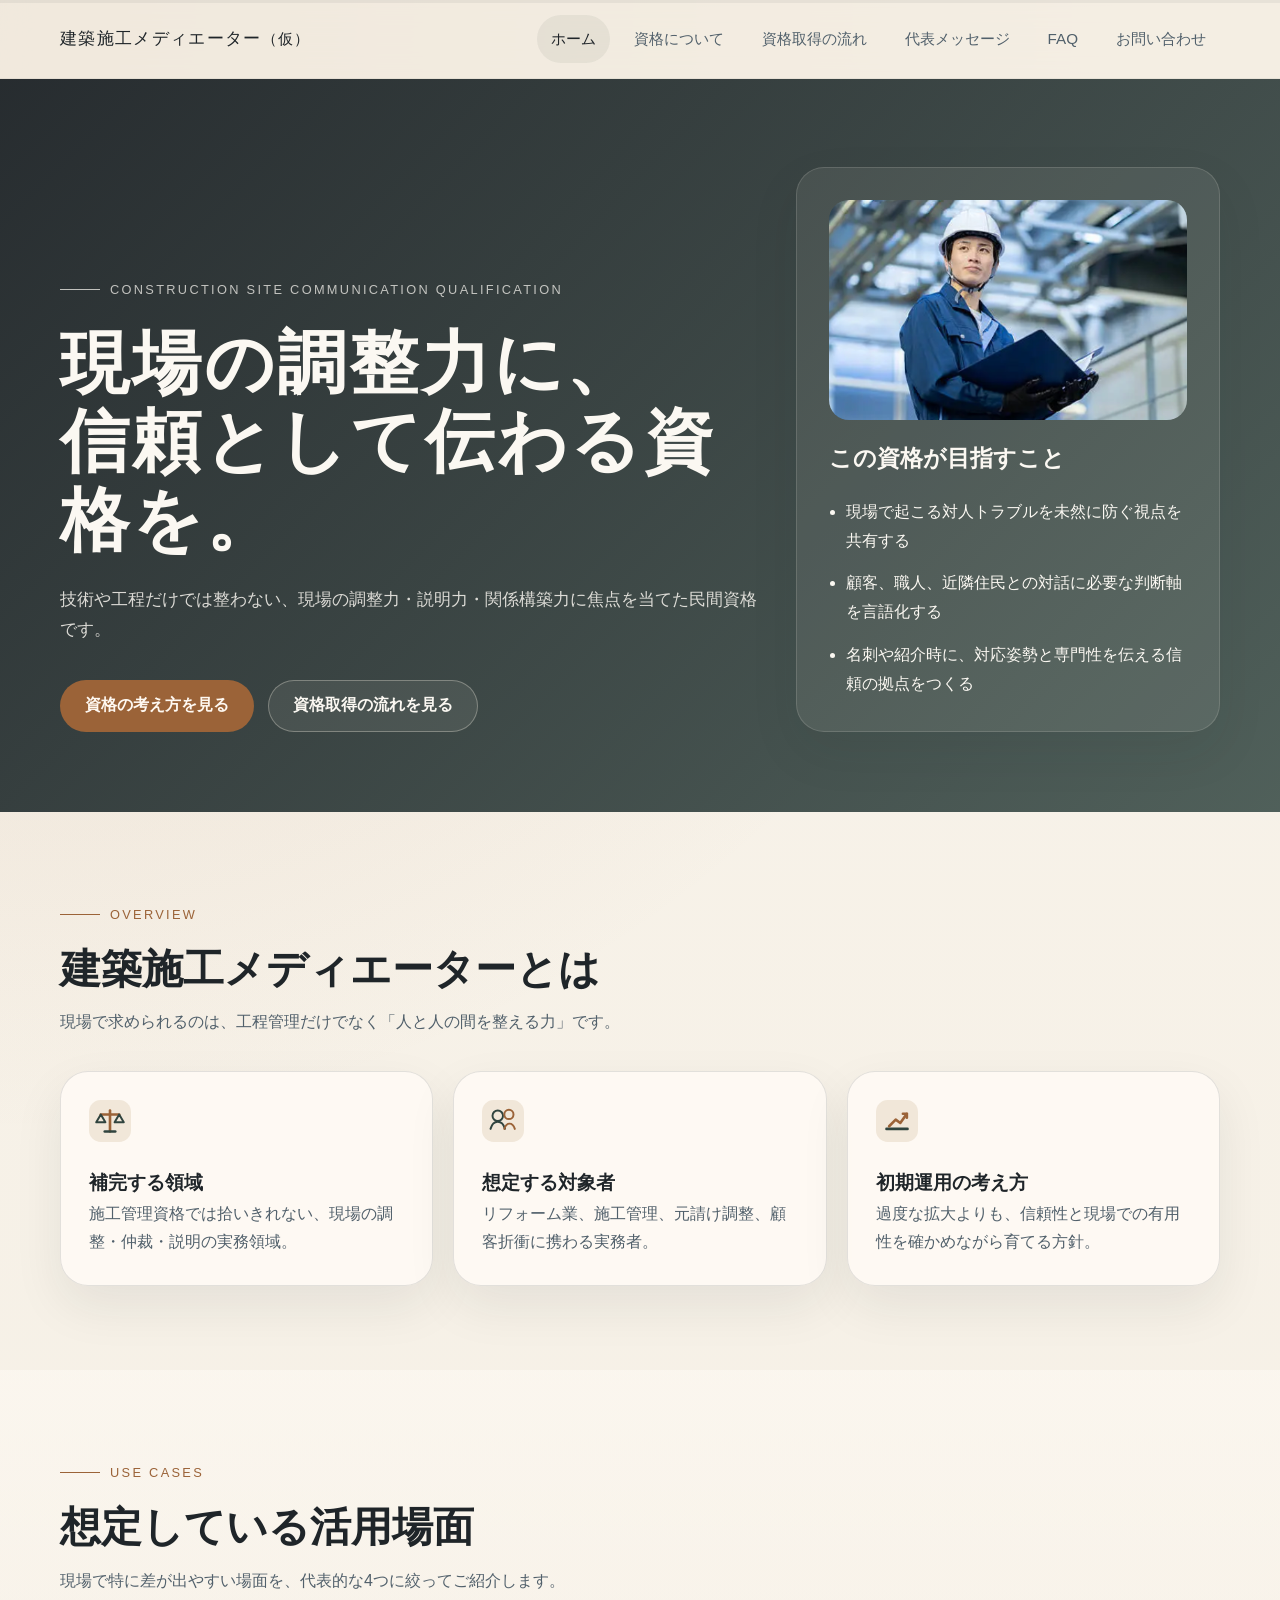
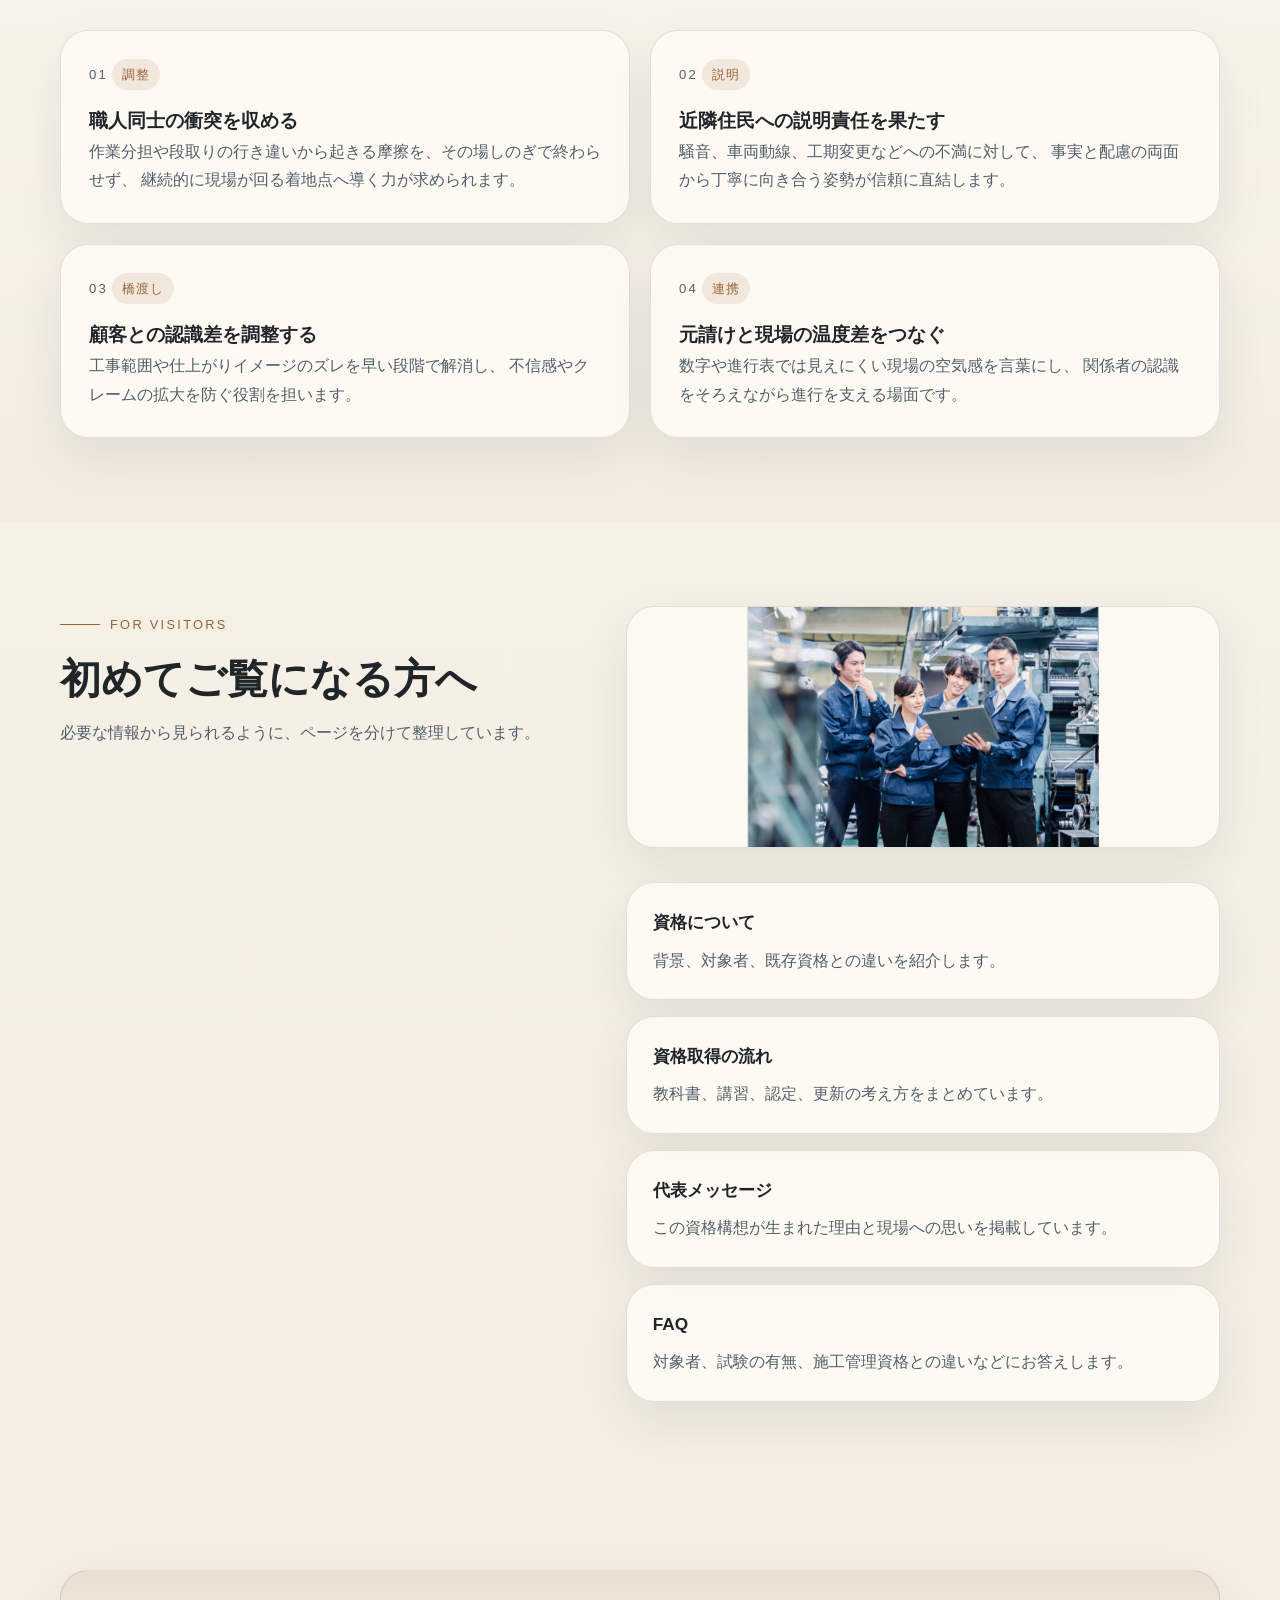
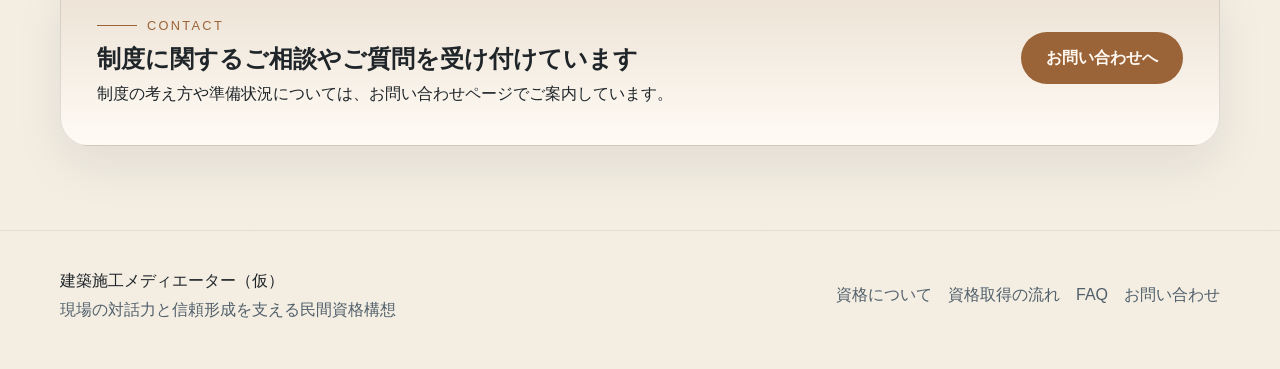
<file: index.html>
<!DOCTYPE html>
<html lang="ja">
  <head>
    <meta charset="UTF-8" />
    <meta name="viewport" content="width=device-width, initial-scale=1.0" />
    <title>建築施工メディエーター（仮） | 現場の対話力を支える民間資格</title>
    <meta
      name="description"
      content="建築施工メディエーター（仮）は、現場の対人調整力や説明力を可視化し、信頼につなげるための民間資格構想です。"
    />
    <link rel="stylesheet" href="styles.css" />
  </head>
  <body class="page-home">
    <header class="site-header">
      <div class="container topbar">
        <a class="brand" href="index.html">建築施工メディエーター<span>（仮）</span></a>
        <nav class="global-nav" aria-label="主要メニュー">
          <a class="is-current" href="index.html">ホーム</a>
          <a href="about.html">資格について</a>
          <a href="program.html">資格取得の流れ</a>
          <a href="profile.html">代表メッセージ</a>
          <a href="faq.html">FAQ</a>
          <a href="contact.html">お問い合わせ</a>
        </nav>
      </div>
    </header>
    <div class="scroll-progress" aria-hidden="true">
      <span class="scroll-progress__bar"></span>
    </div>

    <main>
      <section class="hero hero-home">
        <div class="container hero__grid">
          <div class="hero__body">
            <p class="eyebrow">Construction Site Communication Qualification</p>
            <h1>現場の調整力に、<br />信頼として伝わる資格を。</h1>
            <p class="hero__lead">
              技術や工程だけでは整わない、現場の調整力・説明力・関係構築力に焦点を当てた民間資格です。
            </p>
            <div class="hero__actions">
              <a class="button button--primary" href="about.html">資格の考え方を見る</a>
              <a class="button button--secondary" href="program.html">資格取得の流れを見る</a>
            </div>
          </div>
          <div class="hero-panel">
            <img
              class="panel-illustration panel-photo"
              src="assets/photo-site-supervisor.png"
              alt="現場で確認を行う作業者のイメージ"
            />
            <h2>この資格が目指すこと</h2>
            <ul class="feature-list">
              <li>現場で起こる対人トラブルを未然に防ぐ視点を共有する</li>
              <li>顧客、職人、近隣住民との対話に必要な判断軸を言語化する</li>
              <li>名刺や紹介時に、対応姿勢と専門性を伝える信頼の拠点をつくる</li>
            </ul>
          </div>
        </div>
      </section>

      <section class="section">
        <div class="container">
          <div class="section-heading">
            <p class="eyebrow eyebrow--dark">Overview</p>
            <h2>建築施工メディエーターとは</h2>
            <p>
              現場で求められるのは、工程管理だけでなく「人と人の間を整える力」です。
            </p>
          </div>

          <div class="stats-grid">
            <article class="stat-card">
              <img class="card-icon" src="assets/icon-balance.svg" alt="" aria-hidden="true" />
              <h3>補完する領域</h3>
              <p>施工管理資格では拾いきれない、現場の調整・仲裁・説明の実務領域。</p>
            </article>
            <article class="stat-card">
              <img class="card-icon" src="assets/icon-people.svg" alt="" aria-hidden="true" />
              <h3>想定する対象者</h3>
              <p>リフォーム業、施工管理、元請け調整、顧客折衝に携わる実務者。</p>
            </article>
            <article class="stat-card">
              <img class="card-icon" src="assets/icon-growth.svg" alt="" aria-hidden="true" />
              <h3>初期運用の考え方</h3>
              <p>過度な拡大よりも、信頼性と現場での有用性を確かめながら育てる方針。</p>
            </article>
          </div>
        </div>
      </section>

      <section class="section section--soft">
        <div class="container">
          <div class="section-heading">
            <p class="eyebrow eyebrow--dark">Use Cases</p>
            <h2>想定している活用場面</h2>
            <p>
              現場で特に差が出やすい場面を、代表的な4つに絞ってご紹介します。
            </p>
          </div>

          <div class="card-grid card-grid--two">
            <article class="card">
              <p class="card__number">01</p>
              <span class="card__tag">調整</span>
              <h3>職人同士の衝突を収める</h3>
              <p>
                作業分担や段取りの行き違いから起きる摩擦を、その場しのぎで終わらせず、
                継続的に現場が回る着地点へ導く力が求められます。
              </p>
            </article>
            <article class="card">
              <p class="card__number">02</p>
              <span class="card__tag">説明</span>
              <h3>近隣住民への説明責任を果たす</h3>
              <p>
                騒音、車両動線、工期変更などへの不満に対して、
                事実と配慮の両面から丁寧に向き合う姿勢が信頼に直結します。
              </p>
            </article>
            <article class="card">
              <p class="card__number">03</p>
              <span class="card__tag">橋渡し</span>
              <h3>顧客との認識差を調整する</h3>
              <p>
                工事範囲や仕上がりイメージのズレを早い段階で解消し、
                不信感やクレームの拡大を防ぐ役割を担います。
              </p>
            </article>
            <article class="card">
              <p class="card__number">04</p>
              <span class="card__tag">連携</span>
              <h3>元請けと現場の温度差をつなぐ</h3>
              <p>
                数字や進行表では見えにくい現場の空気感を言葉にし、
                関係者の認識をそろえながら進行を支える場面です。
              </p>
            </article>
          </div>
        </div>
      </section>

      <section class="section">
        <div class="container split-section">
          <div class="section-heading section-heading--compact">
            <p class="eyebrow eyebrow--dark">For Visitors</p>
            <h2>初めてご覧になる方へ</h2>
            <p>
              必要な情報から見られるように、ページを分けて整理しています。
            </p>
          </div>
          <div class="stack-list stack-list--with-visual">
            <figure class="placeholder-visual">
              <img class="placeholder-photo" src="assets/photo-team-discussion.png" alt="現場で打ち合わせを行うチームのイメージ" />
            </figure>
            <a class="stack-link" href="about.html">
              <strong>資格について</strong>
              <span>背景、対象者、既存資格との違いを紹介します。</span>
            </a>
            <a class="stack-link" href="program.html">
              <strong>資格取得の流れ</strong>
              <span>教科書、講習、認定、更新の考え方をまとめています。</span>
            </a>
            <a class="stack-link" href="profile.html">
              <strong>代表メッセージ</strong>
              <span>この資格構想が生まれた理由と現場への思いを掲載しています。</span>
            </a>
            <a class="stack-link" href="faq.html">
              <strong>FAQ</strong>
              <span>対象者、試験の有無、施工管理資格との違いなどにお答えします。</span>
            </a>
          </div>
        </div>
      </section>

      <section class="section">
        <div class="container cta-band">
          <div>
            <p class="eyebrow eyebrow--dark">Contact</p>
            <h2>制度に関するご相談やご質問を受け付けています</h2>
            <p>
              制度の考え方や準備状況については、お問い合わせページでご案内しています。
            </p>
          </div>
          <a class="button button--primary" href="contact.html">お問い合わせへ</a>
        </div>
      </section>
    </main>

    <footer class="site-footer">
      <div class="container footer-inner">
        <div>
          <p class="footer-brand">建築施工メディエーター（仮）</p>
          <p class="footer-copy">現場の対話力と信頼形成を支える民間資格構想</p>
        </div>
        <div class="footer-links">
          <a href="about.html">資格について</a>
          <a href="program.html">資格取得の流れ</a>
          <a href="faq.html">FAQ</a>
          <a href="contact.html">お問い合わせ</a>
        </div>
      </div>
    </footer>
    <script src="script.js"></script>
  </body>
</html>
</file>
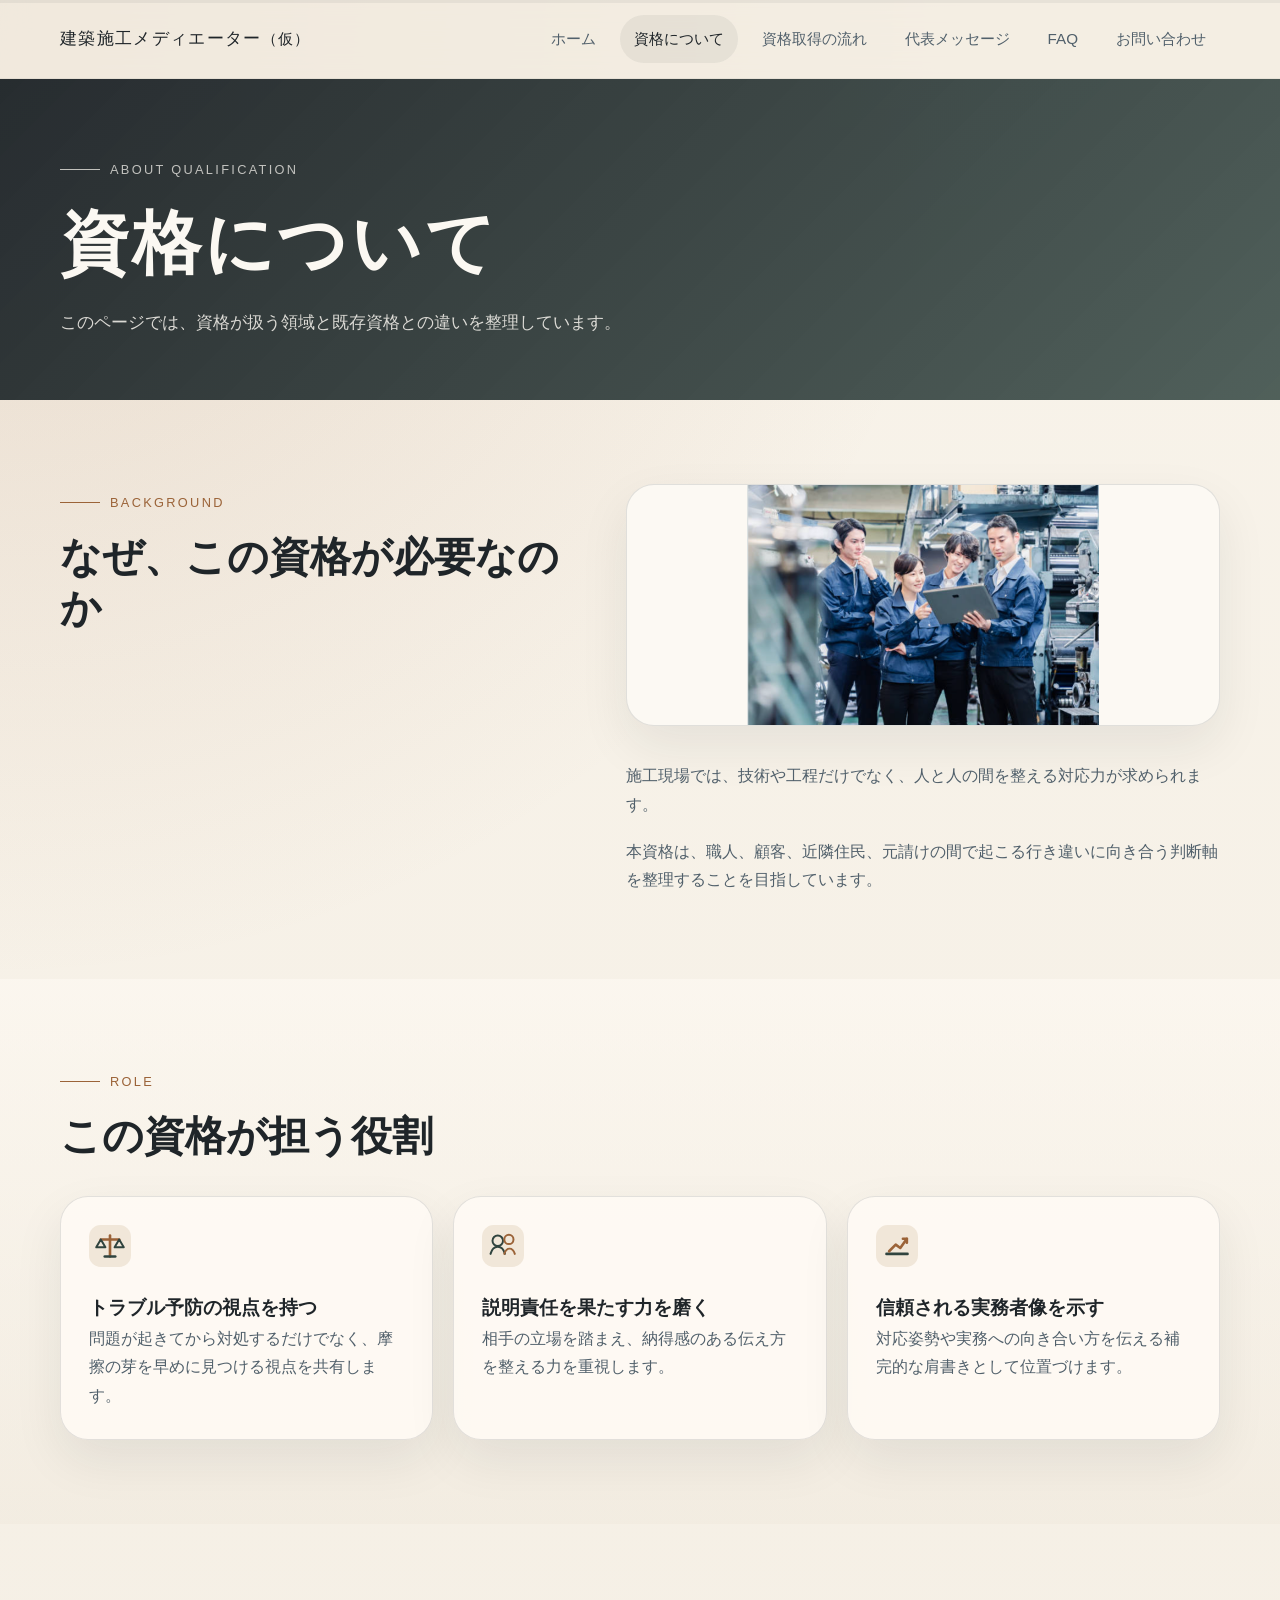
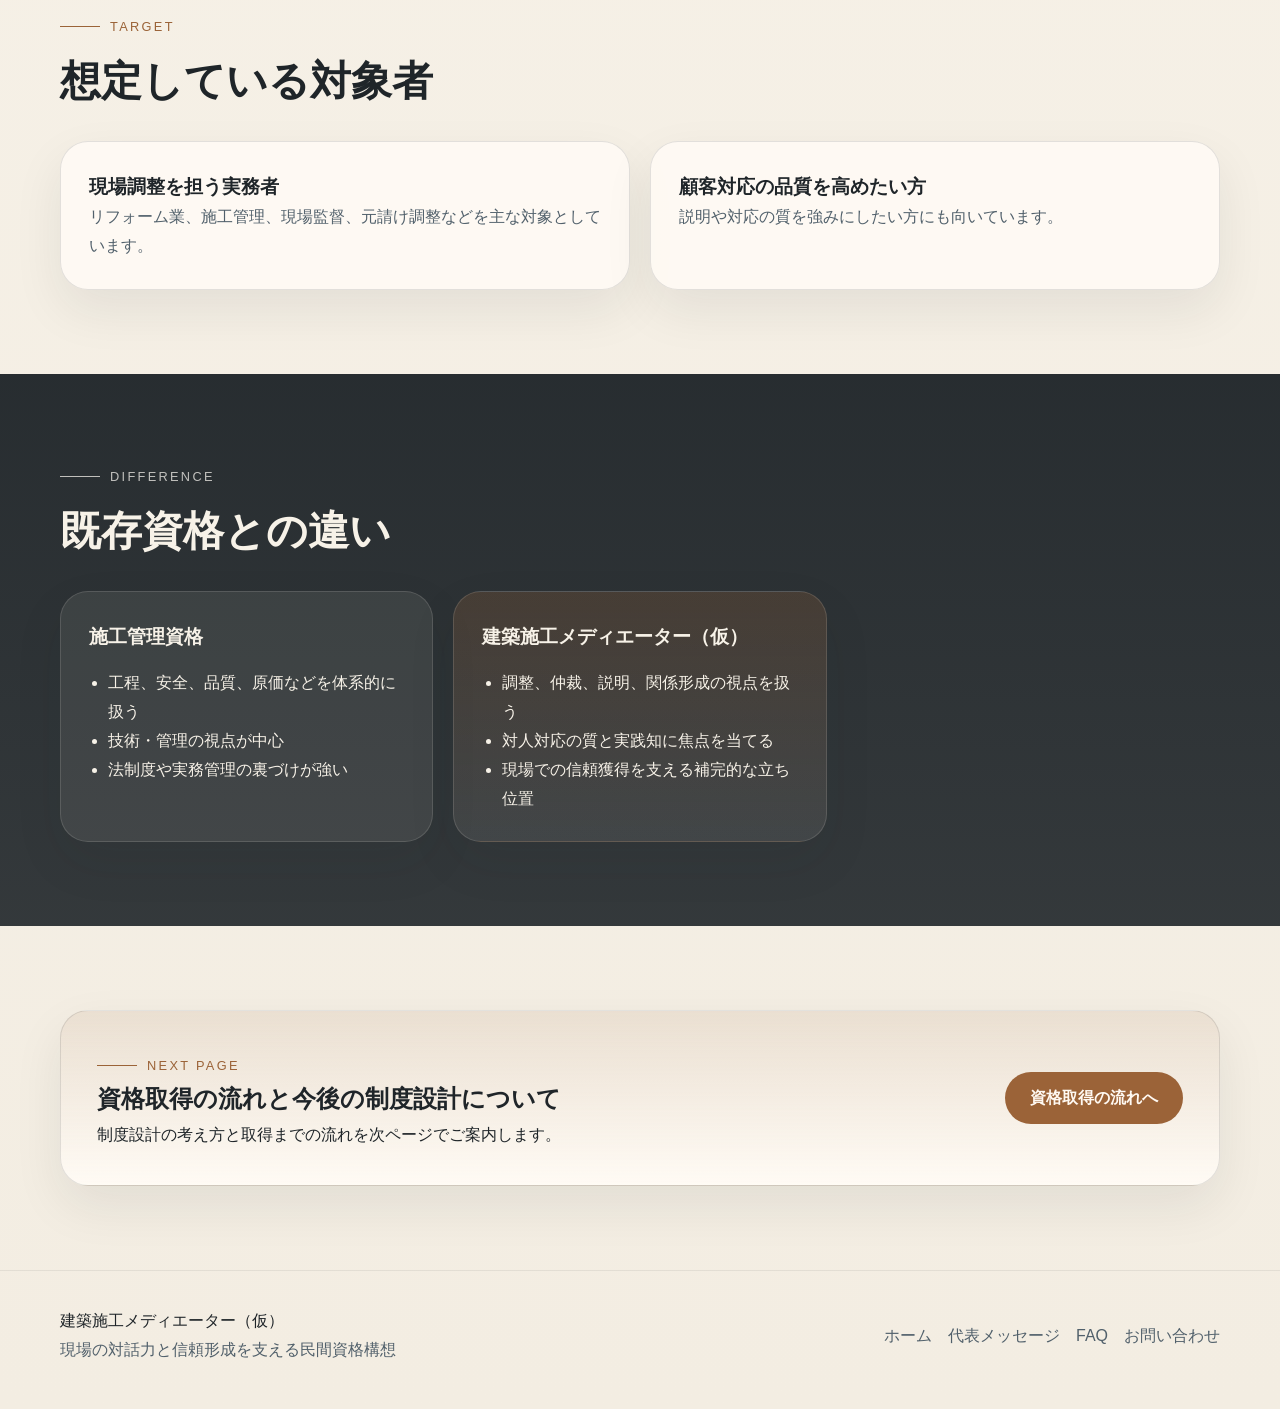
<file: about.html>
<!DOCTYPE html>
<html lang="ja">
  <head>
    <meta charset="UTF-8" />
    <meta name="viewport" content="width=device-width, initial-scale=1.0" />
    <title>資格について | 建築施工メディエーター（仮）</title>
    <meta
      name="description"
      content="建築施工メディエーター（仮）の背景、対象者、役割、既存資格との違いについてご案内します。"
    />
    <link rel="stylesheet" href="styles.css" />
  </head>
  <body>
    <header class="site-header">
      <div class="container topbar">
        <a class="brand" href="index.html">建築施工メディエーター<span>（仮）</span></a>
        <nav class="global-nav" aria-label="主要メニュー">
          <a href="index.html">ホーム</a>
          <a class="is-current" href="about.html">資格について</a>
          <a href="program.html">資格取得の流れ</a>
          <a href="profile.html">代表メッセージ</a>
          <a href="faq.html">FAQ</a>
          <a href="contact.html">お問い合わせ</a>
        </nav>
      </div>
    </header>
    <div class="scroll-progress" aria-hidden="true">
      <span class="scroll-progress__bar"></span>
    </div>

    <main>
      <section class="hero hero-page">
        <div class="container">
          <p class="eyebrow">About Qualification</p>
          <h1>資格について</h1>
          <p class="hero__lead hero__lead--page">
            このページでは、資格が扱う領域と既存資格との違いを整理しています。
          </p>
        </div>
      </section>

      <section class="section">
        <div class="container section-layout">
          <div class="section-heading section-heading--compact">
            <p class="eyebrow eyebrow--dark">Background</p>
            <h2>なぜ、この資格が必要なのか</h2>
          </div>
          <div class="prose prose--with-visual">
            <figure class="inline-visual">
              <img class="placeholder-photo" src="assets/photo-team-discussion.png" alt="関係者同士で認識をそろえる打ち合わせのイメージ" />
            </figure>
            <p>
              施工現場では、技術や工程だけでなく、人と人の間を整える対応力が求められます。
            </p>
            <p>
              本資格は、職人、顧客、近隣住民、元請けの間で起こる行き違いに向き合う判断軸を整理することを目指しています。
            </p>
          </div>
        </div>
      </section>

      <section class="section section--soft">
        <div class="container">
          <div class="section-heading">
            <p class="eyebrow eyebrow--dark">Role</p>
            <h2>この資格が担う役割</h2>
          </div>
          <div class="card-grid card-grid--three">
            <article class="card">
              <img class="card-icon" src="assets/icon-balance.svg" alt="" aria-hidden="true" />
              <h3>トラブル予防の視点を持つ</h3>
              <p>
                問題が起きてから対処するだけでなく、摩擦の芽を早めに見つける視点を共有します。
              </p>
            </article>
            <article class="card">
              <img class="card-icon" src="assets/icon-people.svg" alt="" aria-hidden="true" />
              <h3>説明責任を果たす力を磨く</h3>
              <p>
                相手の立場を踏まえ、納得感のある伝え方を整える力を重視します。
              </p>
            </article>
            <article class="card">
              <img class="card-icon" src="assets/icon-growth.svg" alt="" aria-hidden="true" />
              <h3>信頼される実務者像を示す</h3>
              <p>
                対応姿勢や実務への向き合い方を伝える補完的な肩書きとして位置づけます。
              </p>
            </article>
          </div>
        </div>
      </section>

      <section class="section">
        <div class="container">
          <div class="section-heading">
            <p class="eyebrow eyebrow--dark">Target</p>
            <h2>想定している対象者</h2>
          </div>
          <div class="card-grid card-grid--two">
            <article class="card">
              <h3>現場調整を担う実務者</h3>
              <p>
                リフォーム業、施工管理、現場監督、元請け調整などを主な対象としています。
              </p>
            </article>
            <article class="card">
              <h3>顧客対応の品質を高めたい方</h3>
              <p>
                説明や対応の質を強みにしたい方にも向いています。
              </p>
            </article>
          </div>
        </div>
      </section>

      <section class="section section--ink">
        <div class="container">
          <div class="section-heading">
            <p class="eyebrow">Difference</p>
            <h2>既存資格との違い</h2>
          </div>
          <div class="comparison-grid">
            <article class="comparison-card">
              <h3>施工管理資格</h3>
              <ul>
                <li>工程、安全、品質、原価などを体系的に扱う</li>
                <li>技術・管理の視点が中心</li>
                <li>法制度や実務管理の裏づけが強い</li>
              </ul>
            </article>
            <article class="comparison-card comparison-card--accent">
              <h3>建築施工メディエーター（仮）</h3>
              <ul>
                <li>調整、仲裁、説明、関係形成の視点を扱う</li>
                <li>対人対応の質と実践知に焦点を当てる</li>
                <li>現場での信頼獲得を支える補完的な立ち位置</li>
              </ul>
            </article>
          </div>
        </div>
      </section>

      <section class="section">
        <div class="container cta-band">
          <div>
            <p class="eyebrow eyebrow--dark">Next Page</p>
            <h2>資格取得の流れと今後の制度設計について</h2>
            <p>
              制度設計の考え方と取得までの流れを次ページでご案内します。
            </p>
          </div>
          <a class="button button--primary" href="program.html">資格取得の流れへ</a>
        </div>
      </section>
    </main>

    <footer class="site-footer">
      <div class="container footer-inner">
        <div>
          <p class="footer-brand">建築施工メディエーター（仮）</p>
          <p class="footer-copy">現場の対話力と信頼形成を支える民間資格構想</p>
        </div>
        <div class="footer-links">
          <a href="index.html">ホーム</a>
          <a href="profile.html">代表メッセージ</a>
          <a href="faq.html">FAQ</a>
          <a href="contact.html">お問い合わせ</a>
        </div>
      </div>
    </footer>
    <script src="script.js"></script>
  </body>
</html>
</file>
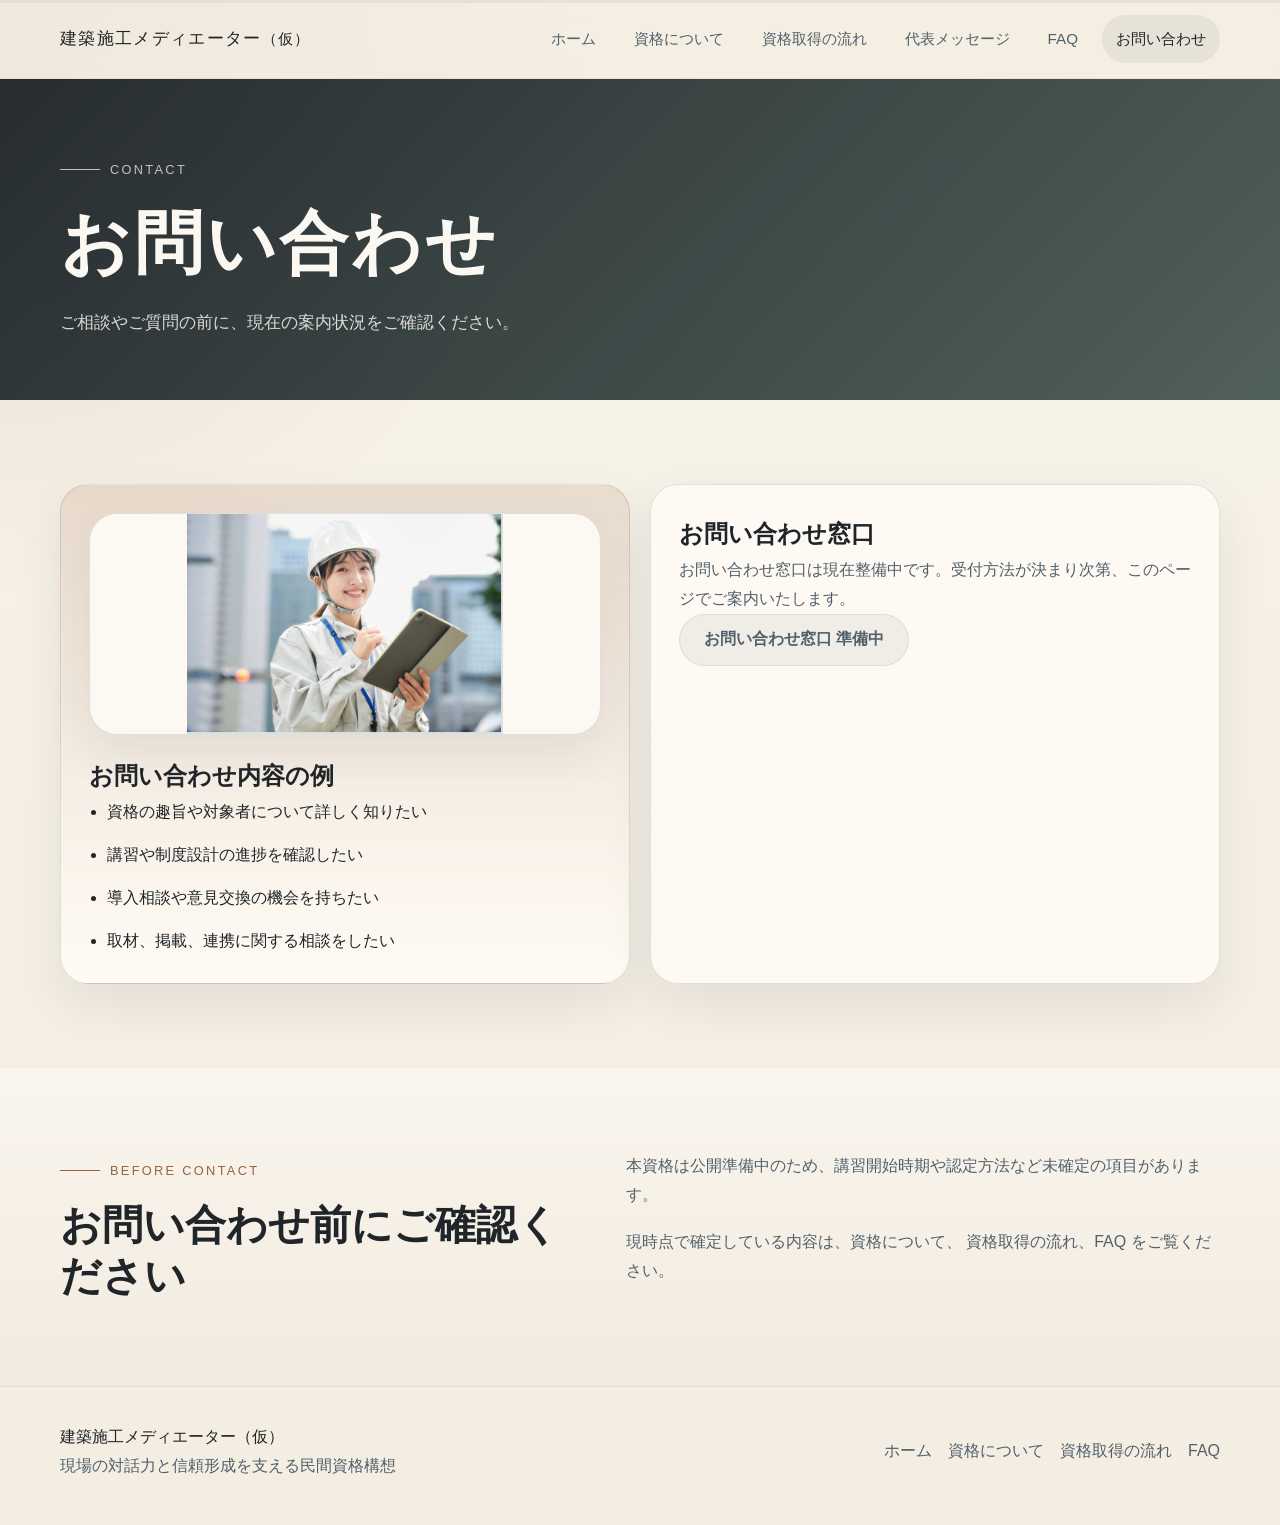
<file: contact.html>
<!DOCTYPE html>
<html lang="ja">
  <head>
    <meta charset="UTF-8" />
    <meta name="viewport" content="width=device-width, initial-scale=1.0" />
    <title>お問い合わせ | 建築施工メディエーター（仮）</title>
    <meta
      name="description"
      content="建築施工メディエーター（仮）に関するお問い合わせ、ご相談、取材のご連絡先をご案内します。"
    />
    <link rel="stylesheet" href="styles.css" />
  </head>
  <body>
    <header class="site-header">
      <div class="container topbar">
        <a class="brand" href="index.html">建築施工メディエーター<span>（仮）</span></a>
        <nav class="global-nav" aria-label="主要メニュー">
          <a href="index.html">ホーム</a>
          <a href="about.html">資格について</a>
          <a href="program.html">資格取得の流れ</a>
          <a href="profile.html">代表メッセージ</a>
          <a href="faq.html">FAQ</a>
          <a class="is-current" href="contact.html">お問い合わせ</a>
        </nav>
      </div>
    </header>
    <div class="scroll-progress" aria-hidden="true">
      <span class="scroll-progress__bar"></span>
    </div>

    <main>
      <section class="hero hero-page">
        <div class="container">
          <p class="eyebrow">Contact</p>
          <h1>お問い合わせ</h1>
          <p class="hero__lead hero__lead--page">
            ご相談やご質問の前に、現在の案内状況をご確認ください。
          </p>
        </div>
      </section>

      <section class="section">
        <div class="container contact-grid">
          <article class="contact-card contact-card--accent">
            <figure class="section-visual section-visual--card">
              <img class="placeholder-photo" src="assets/photo-tablet-consultation.png" alt="相談内容を確認する担当者のイメージ" />
            </figure>
            <h2>お問い合わせ内容の例</h2>
            <ul class="feature-list feature-list--dark">
              <li>資格の趣旨や対象者について詳しく知りたい</li>
              <li>講習や制度設計の進捗を確認したい</li>
              <li>導入相談や意見交換の機会を持ちたい</li>
              <li>取材、掲載、連携に関する相談をしたい</li>
            </ul>
          </article>
          <article class="contact-card">
            <h2>お問い合わせ窓口</h2>
            <p>
              お問い合わせ窓口は現在整備中です。受付方法が決まり次第、このページでご案内いたします。
            </p>
            <span class="button button--disabled">お問い合わせ窓口 準備中</span>
          </article>
        </div>
      </section>

      <section class="section section--soft">
        <div class="container section-layout">
          <div class="section-heading section-heading--compact">
            <p class="eyebrow eyebrow--dark">Before Contact</p>
            <h2>お問い合わせ前にご確認ください</h2>
          </div>
          <div class="prose">
            <p>
              本資格は公開準備中のため、講習開始時期や認定方法など未確定の項目があります。
            </p>
            <p>
              現時点で確定している内容は、<a href="about.html">資格について</a>、
              <a href="program.html">資格取得の流れ</a>、<a href="faq.html">FAQ</a> をご覧ください。
            </p>
          </div>
        </div>
      </section>
    </main>

    <footer class="site-footer">
      <div class="container footer-inner">
        <div>
          <p class="footer-brand">建築施工メディエーター（仮）</p>
          <p class="footer-copy">現場の対話力と信頼形成を支える民間資格構想</p>
        </div>
        <div class="footer-links">
          <a href="index.html">ホーム</a>
          <a href="about.html">資格について</a>
          <a href="program.html">資格取得の流れ</a>
          <a href="faq.html">FAQ</a>
        </div>
      </div>
    </footer>
    <script src="script.js"></script>
  </body>
</html>
</file>
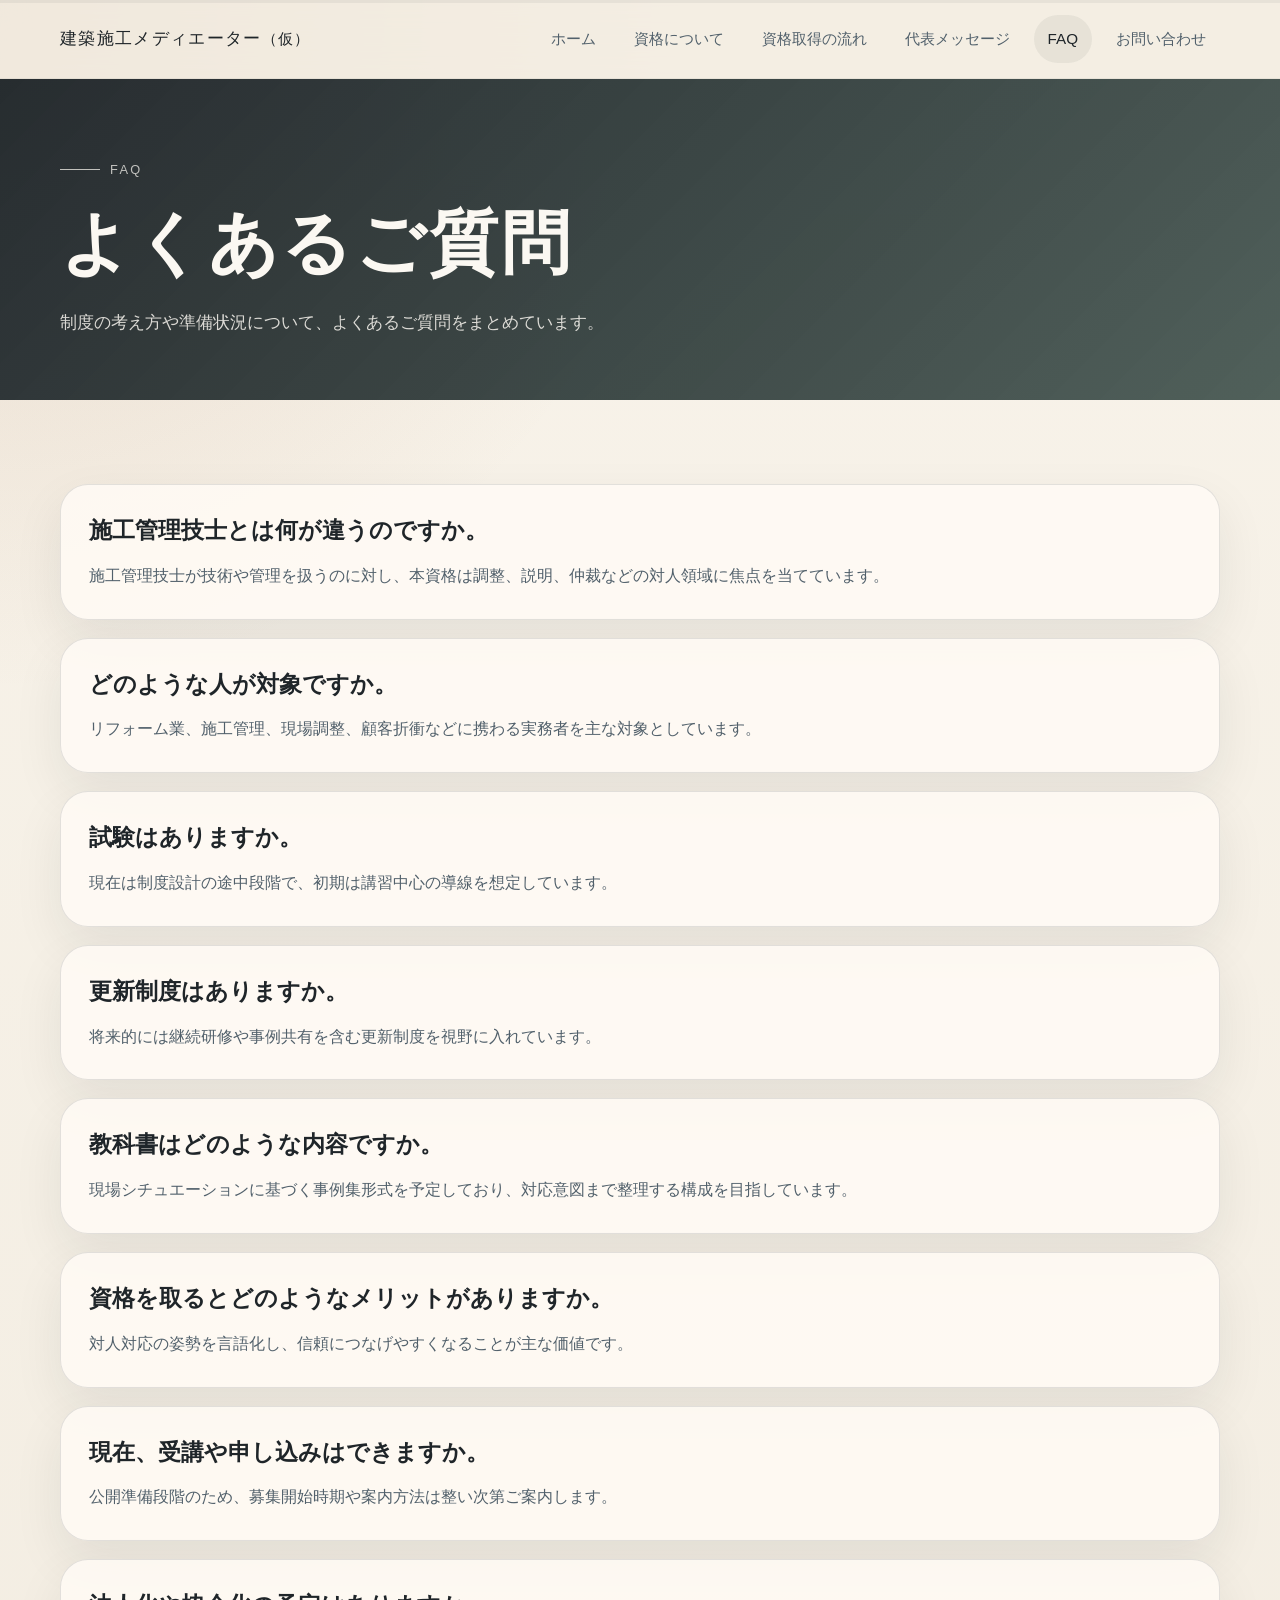
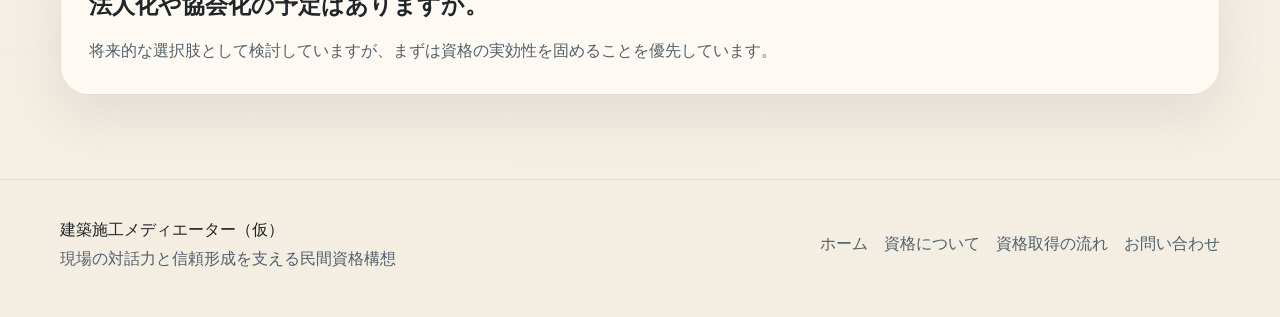
<file: faq.html>
<!DOCTYPE html>
<html lang="ja">
  <head>
    <meta charset="UTF-8" />
    <meta name="viewport" content="width=device-width, initial-scale=1.0" />
    <title>FAQ | 建築施工メディエーター（仮）</title>
    <meta
      name="description"
      content="建築施工メディエーター（仮）に関するよくあるご質問をまとめています。"
    />
    <link rel="stylesheet" href="styles.css" />
  </head>
  <body>
    <header class="site-header">
      <div class="container topbar">
        <a class="brand" href="index.html">建築施工メディエーター<span>（仮）</span></a>
        <nav class="global-nav" aria-label="主要メニュー">
          <a href="index.html">ホーム</a>
          <a href="about.html">資格について</a>
          <a href="program.html">資格取得の流れ</a>
          <a href="profile.html">代表メッセージ</a>
          <a class="is-current" href="faq.html">FAQ</a>
          <a href="contact.html">お問い合わせ</a>
        </nav>
      </div>
    </header>
    <div class="scroll-progress" aria-hidden="true">
      <span class="scroll-progress__bar"></span>
    </div>

    <main>
      <section class="hero hero-page">
        <div class="container">
          <p class="eyebrow">FAQ</p>
          <h1>よくあるご質問</h1>
          <p class="hero__lead hero__lead--page">
            制度の考え方や準備状況について、よくあるご質問をまとめています。
          </p>
        </div>
      </section>

      <section class="section">
        <div class="container qa-list">
          <article class="qa-item">
            <h2>施工管理技士とは何が違うのですか。</h2>
            <p>
              施工管理技士が技術や管理を扱うのに対し、本資格は調整、説明、仲裁などの対人領域に焦点を当てています。
            </p>
          </article>
          <article class="qa-item">
            <h2>どのような人が対象ですか。</h2>
            <p>
              リフォーム業、施工管理、現場調整、顧客折衝などに携わる実務者を主な対象としています。
            </p>
          </article>
          <article class="qa-item">
            <h2>試験はありますか。</h2>
            <p>
              現在は制度設計の途中段階で、初期は講習中心の導線を想定しています。
            </p>
          </article>
          <article class="qa-item">
            <h2>更新制度はありますか。</h2>
            <p>
              将来的には継続研修や事例共有を含む更新制度を視野に入れています。
            </p>
          </article>
          <article class="qa-item">
            <h2>教科書はどのような内容ですか。</h2>
            <p>
              現場シチュエーションに基づく事例集形式を予定しており、対応意図まで整理する構成を目指しています。
            </p>
          </article>
          <article class="qa-item">
            <h2>資格を取るとどのようなメリットがありますか。</h2>
            <p>
              対人対応の姿勢を言語化し、信頼につなげやすくなることが主な価値です。
            </p>
          </article>
          <article class="qa-item">
            <h2>現在、受講や申し込みはできますか。</h2>
            <p>
              公開準備段階のため、募集開始時期や案内方法は整い次第ご案内します。
            </p>
          </article>
          <article class="qa-item">
            <h2>法人化や協会化の予定はありますか。</h2>
            <p>
              将来的な選択肢として検討していますが、まずは資格の実効性を固めることを優先しています。
            </p>
          </article>
        </div>
      </section>
    </main>

    <footer class="site-footer">
      <div class="container footer-inner">
        <div>
          <p class="footer-brand">建築施工メディエーター（仮）</p>
          <p class="footer-copy">現場の対話力と信頼形成を支える民間資格構想</p>
        </div>
        <div class="footer-links">
          <a href="index.html">ホーム</a>
          <a href="about.html">資格について</a>
          <a href="program.html">資格取得の流れ</a>
          <a href="contact.html">お問い合わせ</a>
        </div>
      </div>
    </footer>
    <script src="script.js"></script>
  </body>
</html>
</file>
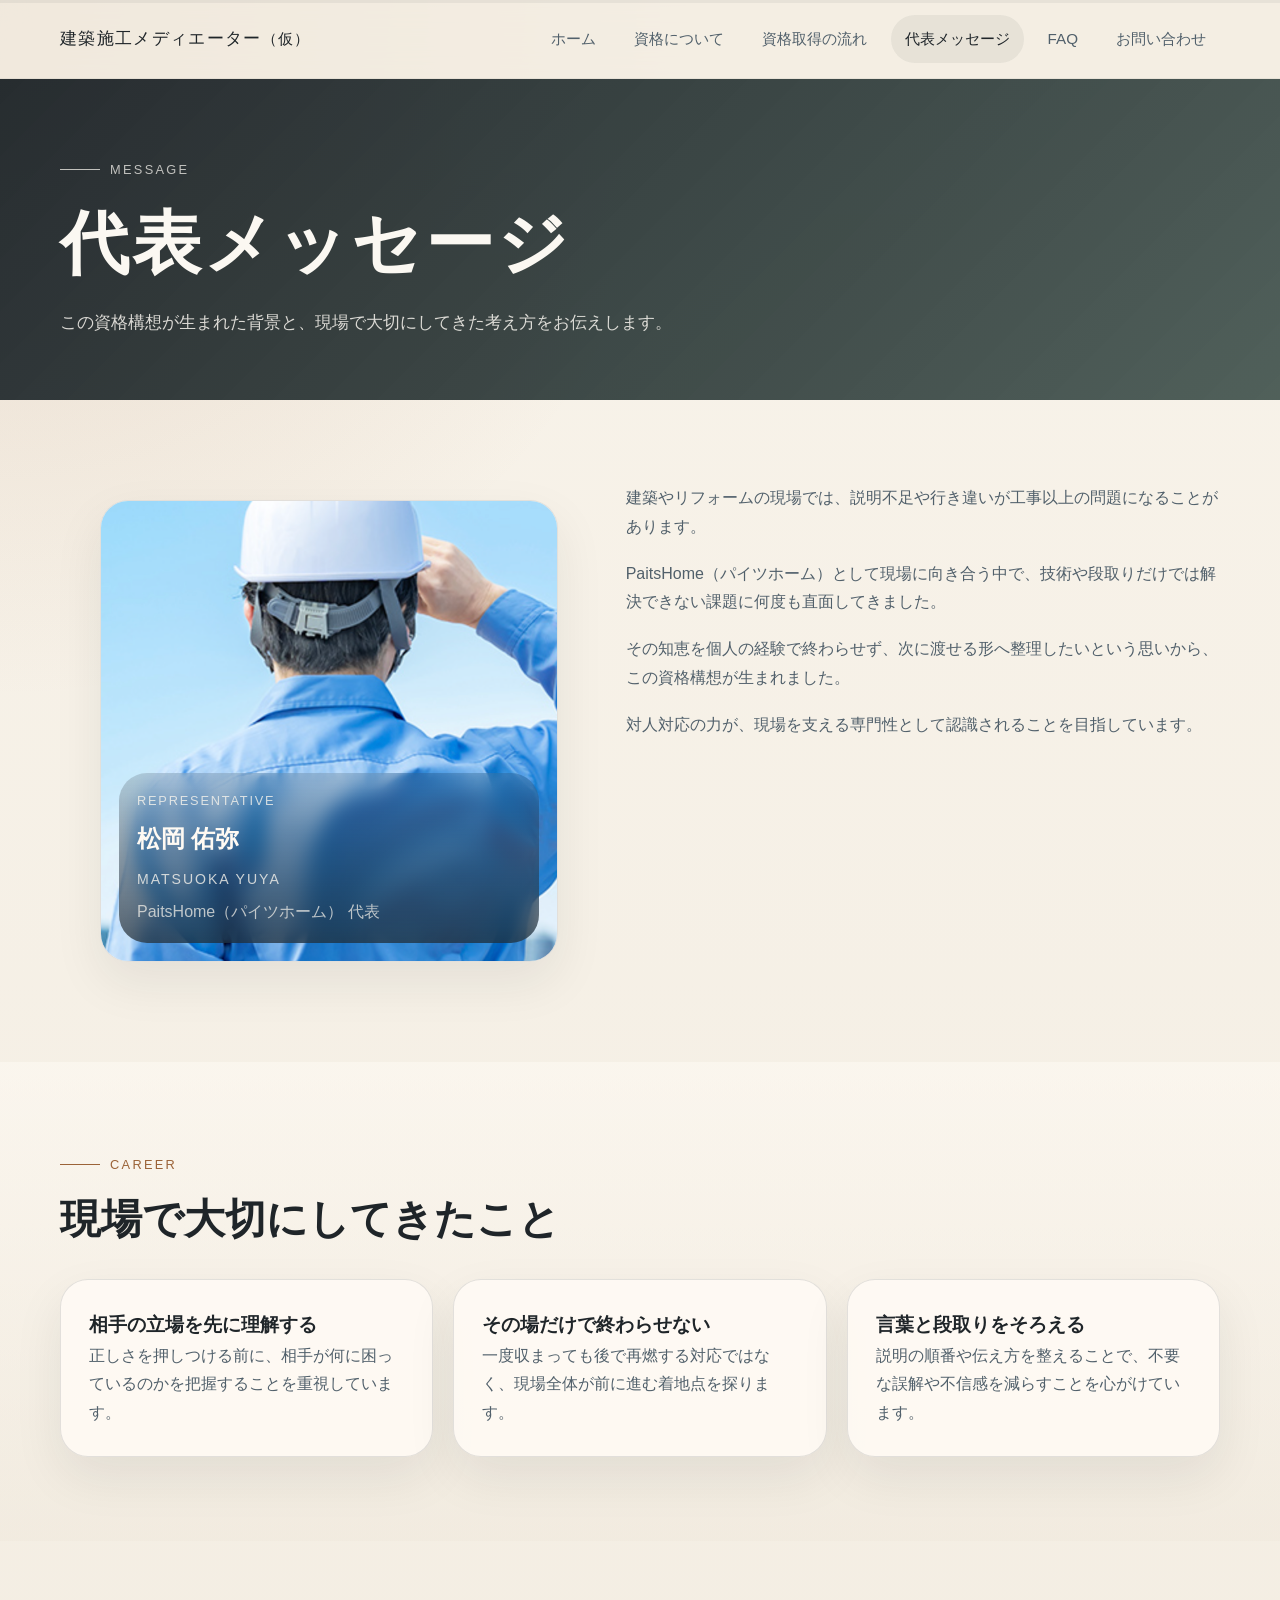
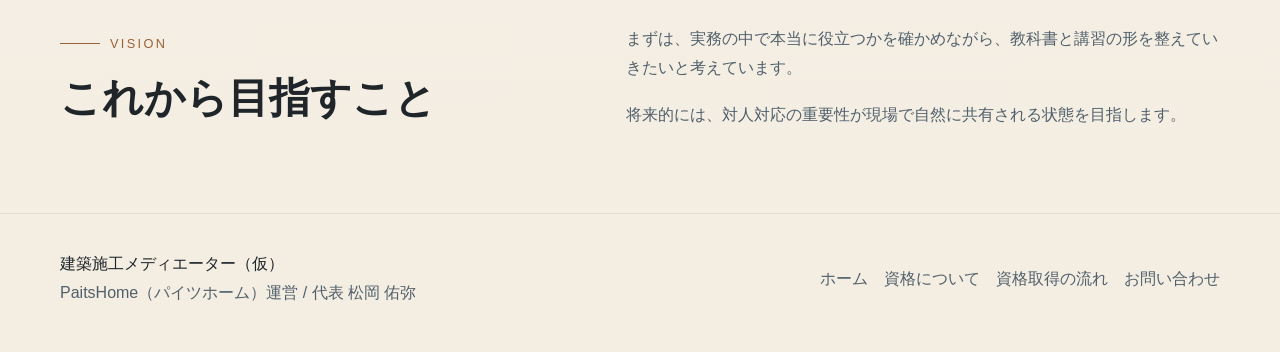
<file: profile.html>
<!DOCTYPE html>
<html lang="ja">
  <head>
    <meta charset="UTF-8" />
    <meta name="viewport" content="width=device-width, initial-scale=1.0" />
    <title>代表メッセージ | 建築施工メディエーター（仮）</title>
    <meta
      name="description"
      content="建築施工メディエーター（仮）を構想した背景と、現場で感じてきた課題、これから目指す方向性をご紹介します。"
    />
    <link rel="stylesheet" href="styles.css" />
  </head>
  <body>
    <header class="site-header">
      <div class="container topbar">
        <a class="brand" href="index.html">建築施工メディエーター<span>（仮）</span></a>
        <nav class="global-nav" aria-label="主要メニュー">
          <a href="index.html">ホーム</a>
          <a href="about.html">資格について</a>
          <a href="program.html">資格取得の流れ</a>
          <a class="is-current" href="profile.html">代表メッセージ</a>
          <a href="faq.html">FAQ</a>
          <a href="contact.html">お問い合わせ</a>
        </nav>
      </div>
    </header>
    <div class="scroll-progress" aria-hidden="true">
      <span class="scroll-progress__bar"></span>
    </div>

    <main>
      <section class="hero hero-page">
        <div class="container">
          <p class="eyebrow">Message</p>
          <h1>代表メッセージ</h1>
          <p class="hero__lead hero__lead--page">
            この資格構想が生まれた背景と、現場で大切にしてきた考え方をお伝えします。
          </p>
        </div>
      </section>

      <section class="section">
        <div class="container profile-layout">
          <div class="profile-aside">
            <figure class="profile-figure">
              <img
                src="assets/matsuoka-yuya.png"
                alt="建築施工メディエーター（仮）代表 松岡 佑弥"
              />
              <figcaption class="profile-identity profile-identity--overlay">
                <p class="profile-identity__role">Representative</p>
                <h2>松岡 佑弥</h2>
                <p class="profile-identity__name">MATSUOKA YUYA</p>
                <p class="profile-identity__company">PaitsHome（パイツホーム） 代表</p>
              </figcaption>
            </figure>
          </div>
          <div class="prose">
            <p>
              建築やリフォームの現場では、説明不足や行き違いが工事以上の問題になることがあります。
            </p>
            <p>
              PaitsHome（パイツホーム）として現場に向き合う中で、技術や段取りだけでは解決できない課題に何度も直面してきました。
            </p>
            <p>
              その知恵を個人の経験で終わらせず、次に渡せる形へ整理したいという思いから、この資格構想が生まれました。
            </p>
            <p>
              対人対応の力が、現場を支える専門性として認識されることを目指しています。
            </p>
          </div>
        </div>
      </section>

      <section class="section section--soft">
        <div class="container">
          <div class="section-heading">
            <p class="eyebrow eyebrow--dark">Career</p>
            <h2>現場で大切にしてきたこと</h2>
          </div>
          <div class="card-grid card-grid--three">
            <article class="card">
              <h3>相手の立場を先に理解する</h3>
              <p>正しさを押しつける前に、相手が何に困っているのかを把握することを重視しています。</p>
            </article>
            <article class="card">
              <h3>その場だけで終わらせない</h3>
              <p>一度収まっても後で再燃する対応ではなく、現場全体が前に進む着地点を探ります。</p>
            </article>
            <article class="card">
              <h3>言葉と段取りをそろえる</h3>
              <p>説明の順番や伝え方を整えることで、不要な誤解や不信感を減らすことを心がけています。</p>
            </article>
          </div>
        </div>
      </section>

      <section class="section">
        <div class="container section-layout">
          <div class="section-heading section-heading--compact">
            <p class="eyebrow eyebrow--dark">Vision</p>
            <h2>これから目指すこと</h2>
          </div>
          <div class="prose">
            <p>
              まずは、実務の中で本当に役立つかを確かめながら、教科書と講習の形を整えていきたいと考えています。
            </p>
            <p>
              将来的には、対人対応の重要性が現場で自然に共有される状態を目指します。
            </p>
          </div>
        </div>
      </section>
    </main>

    <footer class="site-footer">
      <div class="container footer-inner">
        <div>
          <p class="footer-brand">建築施工メディエーター（仮）</p>
          <p class="footer-copy">PaitsHome（パイツホーム）運営 / 代表 松岡 佑弥</p>
        </div>
        <div class="footer-links">
          <a href="index.html">ホーム</a>
          <a href="about.html">資格について</a>
          <a href="program.html">資格取得の流れ</a>
          <a href="contact.html">お問い合わせ</a>
        </div>
      </div>
    </footer>
    <script src="script.js"></script>
  </body>
</html>
</file>
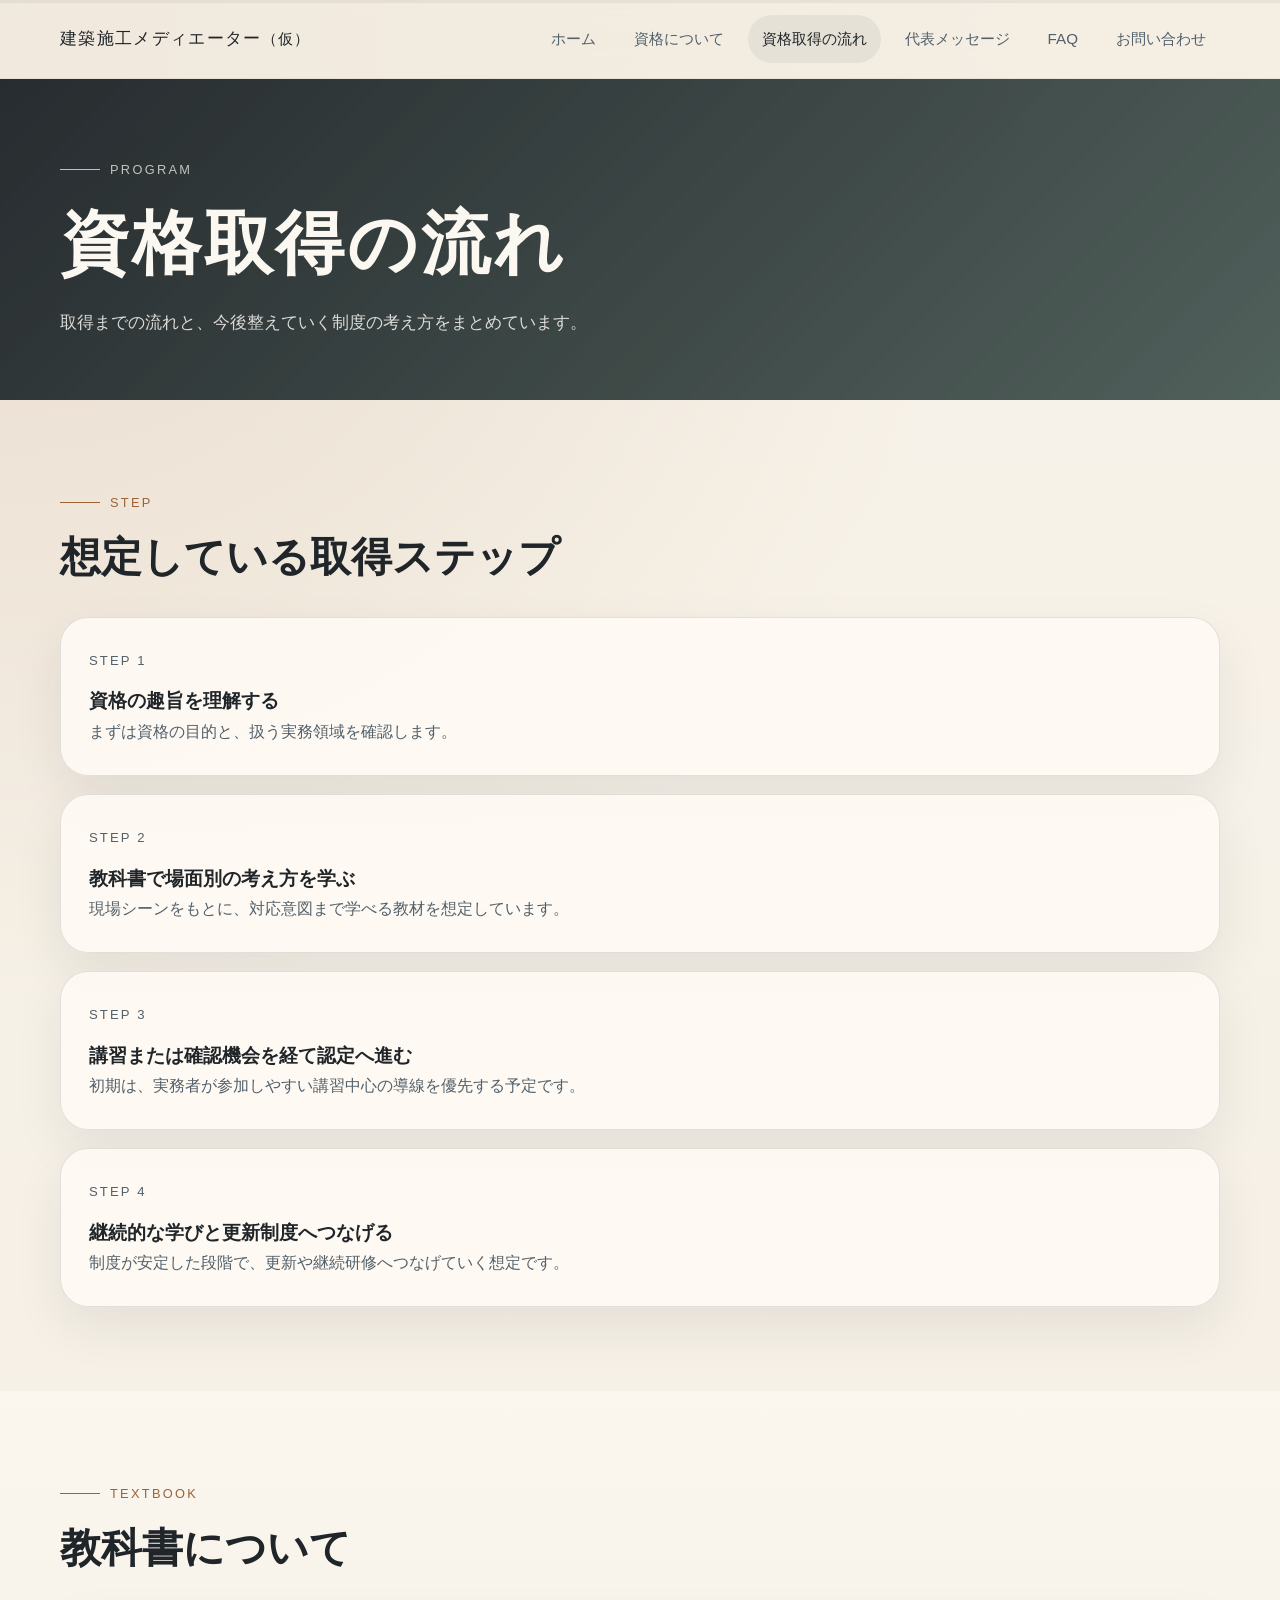
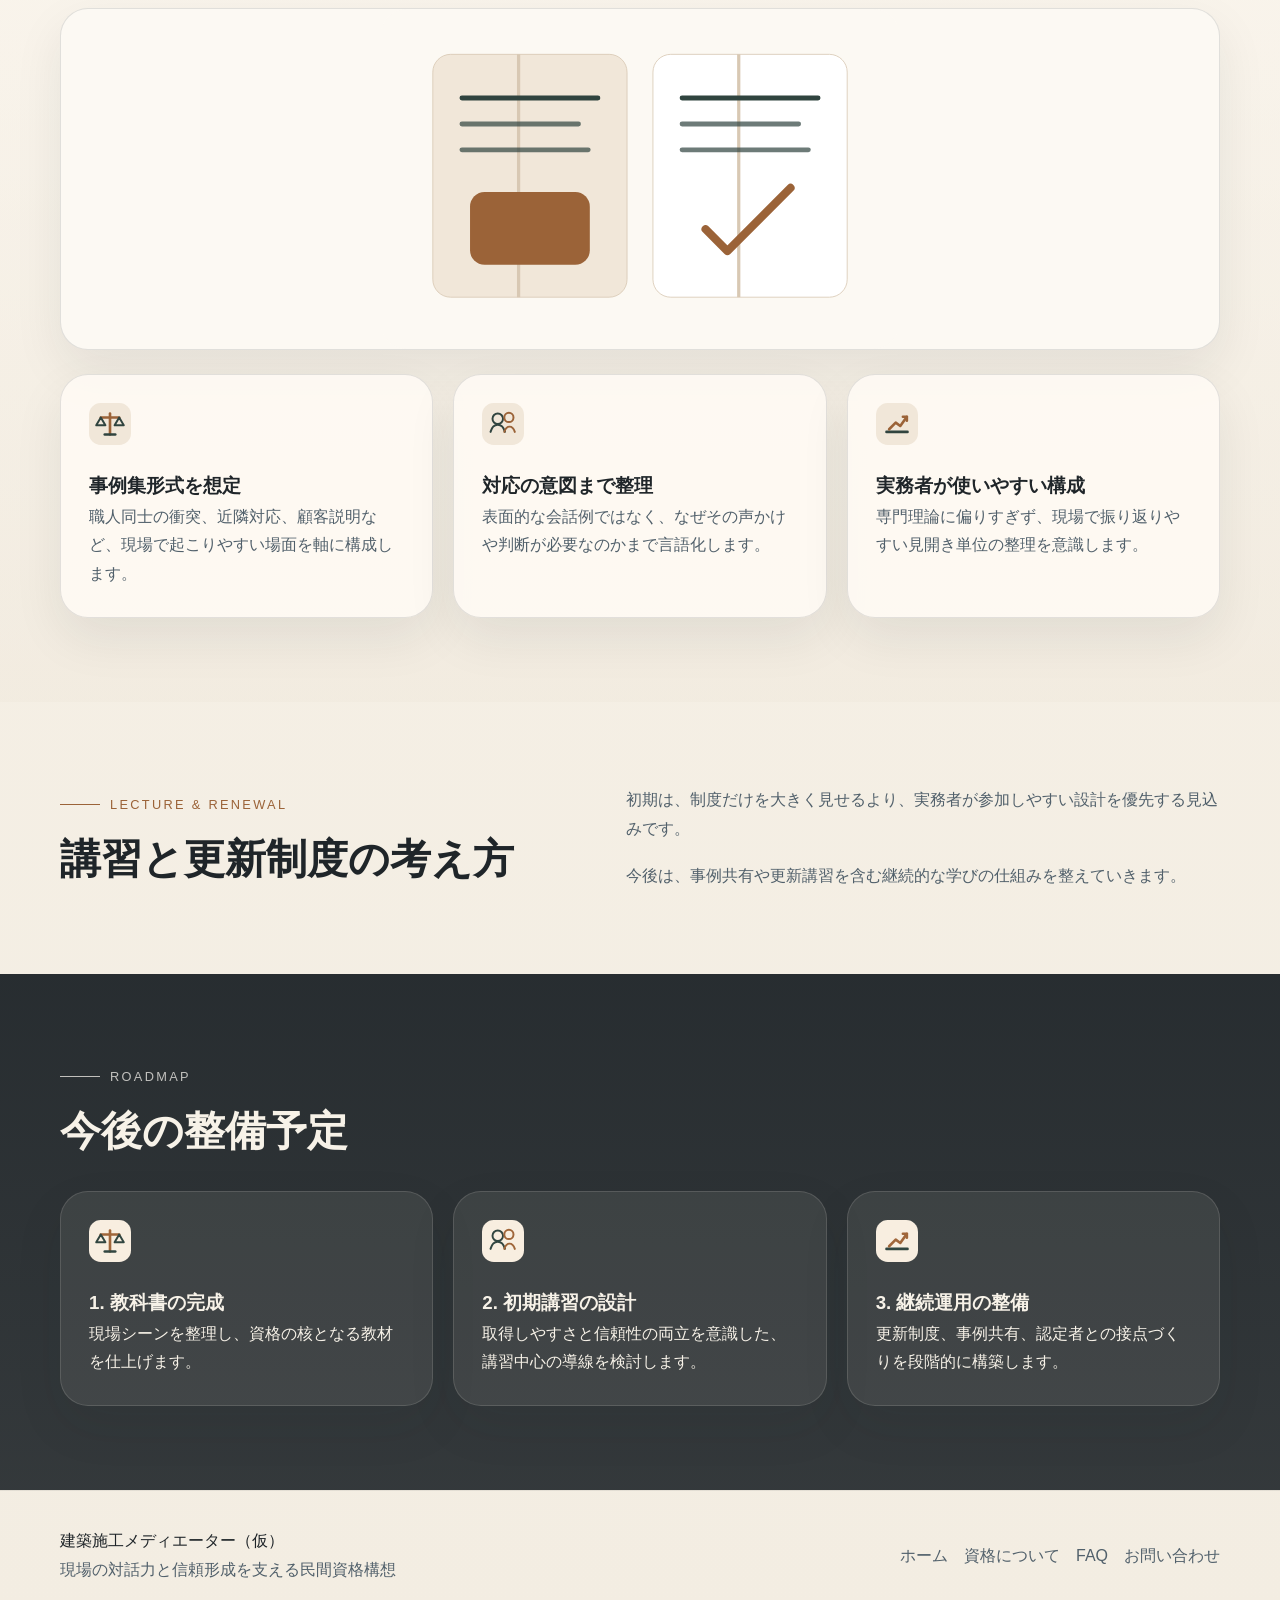
<file: program.html>
<!DOCTYPE html>
<html lang="ja">
  <head>
    <meta charset="UTF-8" />
    <meta name="viewport" content="width=device-width, initial-scale=1.0" />
    <title>資格取得の流れ | 建築施工メディエーター（仮）</title>
    <meta
      name="description"
      content="建築施工メディエーター（仮）の資格取得の流れ、教科書、講習、認定、更新制度の考え方をご案内します。"
    />
    <link rel="stylesheet" href="styles.css" />
  </head>
  <body>
    <header class="site-header">
      <div class="container topbar">
        <a class="brand" href="index.html">建築施工メディエーター<span>（仮）</span></a>
        <nav class="global-nav" aria-label="主要メニュー">
          <a href="index.html">ホーム</a>
          <a href="about.html">資格について</a>
          <a class="is-current" href="program.html">資格取得の流れ</a>
          <a href="profile.html">代表メッセージ</a>
          <a href="faq.html">FAQ</a>
          <a href="contact.html">お問い合わせ</a>
        </nav>
      </div>
    </header>
    <div class="scroll-progress" aria-hidden="true">
      <span class="scroll-progress__bar"></span>
    </div>

    <main>
      <section class="hero hero-page">
        <div class="container">
          <p class="eyebrow">Program</p>
          <h1>資格取得の流れ</h1>
          <p class="hero__lead hero__lead--page">
            取得までの流れと、今後整えていく制度の考え方をまとめています。
          </p>
        </div>
      </section>

      <section class="section">
        <div class="container">
          <div class="section-heading">
            <p class="eyebrow eyebrow--dark">Step</p>
            <h2>想定している取得ステップ</h2>
          </div>
          <div class="timeline">
            <article class="timeline-item">
              <p class="timeline-item__label">Step 1</p>
              <h3>資格の趣旨を理解する</h3>
              <p>
                まずは資格の目的と、扱う実務領域を確認します。
              </p>
            </article>
            <article class="timeline-item">
              <p class="timeline-item__label">Step 2</p>
              <h3>教科書で場面別の考え方を学ぶ</h3>
              <p>
                現場シーンをもとに、対応意図まで学べる教材を想定しています。
              </p>
            </article>
            <article class="timeline-item">
              <p class="timeline-item__label">Step 3</p>
              <h3>講習または確認機会を経て認定へ進む</h3>
              <p>
                初期は、実務者が参加しやすい講習中心の導線を優先する予定です。
              </p>
            </article>
            <article class="timeline-item">
              <p class="timeline-item__label">Step 4</p>
              <h3>継続的な学びと更新制度へつなげる</h3>
              <p>
                制度が安定した段階で、更新や継続研修へつなげていく想定です。
              </p>
            </article>
          </div>
        </div>
      </section>

      <section class="section section--soft">
        <div class="container">
          <div class="section-heading">
            <p class="eyebrow eyebrow--dark">Textbook</p>
            <h2>教科書について</h2>
          </div>
          <figure class="section-visual section-visual--wide">
            <img src="assets/illustration-textbook.svg" alt="教科書と講習構成のイメージ" />
          </figure>
          <div class="card-grid card-grid--three">
            <article class="card">
              <img class="card-icon" src="assets/icon-balance.svg" alt="" aria-hidden="true" />
              <h3>事例集形式を想定</h3>
              <p>職人同士の衝突、近隣対応、顧客説明など、現場で起こりやすい場面を軸に構成します。</p>
            </article>
            <article class="card">
              <img class="card-icon" src="assets/icon-people.svg" alt="" aria-hidden="true" />
              <h3>対応の意図まで整理</h3>
              <p>表面的な会話例ではなく、なぜその声かけや判断が必要なのかまで言語化します。</p>
            </article>
            <article class="card">
              <img class="card-icon" src="assets/icon-growth.svg" alt="" aria-hidden="true" />
              <h3>実務者が使いやすい構成</h3>
              <p>専門理論に偏りすぎず、現場で振り返りやすい見開き単位の整理を意識します。</p>
            </article>
          </div>
        </div>
      </section>

      <section class="section">
        <div class="container section-layout">
          <div class="section-heading section-heading--compact">
            <p class="eyebrow eyebrow--dark">Lecture & Renewal</p>
            <h2>講習と更新制度の考え方</h2>
          </div>
          <div class="prose">
            <p>
              初期は、制度だけを大きく見せるより、実務者が参加しやすい設計を優先する見込みです。
            </p>
            <p>
              今後は、事例共有や更新講習を含む継続的な学びの仕組みを整えていきます。
            </p>
          </div>
        </div>
      </section>

      <section class="section section--ink">
        <div class="container">
          <div class="section-heading">
            <p class="eyebrow">Roadmap</p>
            <h2>今後の整備予定</h2>
          </div>
          <div class="roadmap-grid">
            <article class="roadmap-card">
              <img class="card-icon card-icon--light" src="assets/icon-balance.svg" alt="" aria-hidden="true" />
              <h3>1. 教科書の完成</h3>
              <p>現場シーンを整理し、資格の核となる教材を仕上げます。</p>
            </article>
            <article class="roadmap-card">
              <img class="card-icon card-icon--light" src="assets/icon-people.svg" alt="" aria-hidden="true" />
              <h3>2. 初期講習の設計</h3>
              <p>取得しやすさと信頼性の両立を意識した、講習中心の導線を検討します。</p>
              
            </article>
            <article class="roadmap-card">
              <img class="card-icon card-icon--light" src="assets/icon-growth.svg" alt="" aria-hidden="true" />
              <h3>3. 継続運用の整備</h3>
              <p>更新制度、事例共有、認定者との接点づくりを段階的に構築します。</p>
            </article>
          </div>
        </div>
      </section>
    </main>

    <footer class="site-footer">
      <div class="container footer-inner">
        <div>
          <p class="footer-brand">建築施工メディエーター（仮）</p>
          <p class="footer-copy">現場の対話力と信頼形成を支える民間資格構想</p>
        </div>
        <div class="footer-links">
          <a href="index.html">ホーム</a>
          <a href="about.html">資格について</a>
          <a href="faq.html">FAQ</a>
          <a href="contact.html">お問い合わせ</a>
        </div>
      </div>
    </footer>
    <script src="script.js"></script>
  </body>
</html>
</file>
<file: styles.css>
:root {
  --bg: #f3ede2;
  --bg-soft: #ede5d8;
  --surface: rgba(255, 251, 245, 0.86);
  --surface-strong: #fcf9f3;
  --ink: #1f2529;
  --ink-soft: #51606b;
  --line: rgba(31, 37, 41, 0.12);
  --line-strong: rgba(255, 247, 236, 0.14);
  --accent: #9b6338;
  --accent-deep: #7b4d2c;
  --forest: #30443f;
  --paper: #f8f4ec;
  --shadow: 0 20px 50px rgba(31, 37, 41, 0.08);
  --radius-lg: 28px;
  --radius-md: 20px;
  --radius-sm: 14px;
  --container: 1160px;
}

* {
  box-sizing: border-box;
}

html {
  scroll-behavior: smooth;
}

body {
  margin: 0;
  color: var(--ink);
  font-family: "Hiragino Sans", "Yu Gothic", sans-serif;
  line-height: 1.8;
  background:
    radial-gradient(circle at top left, rgba(155, 99, 56, 0.18), transparent 30%),
    linear-gradient(180deg, #f8f3ea 0%, var(--bg) 100%);
}

a {
  color: inherit;
  text-decoration: none;
}

h1,
h2,
h3,
p,
ul {
  margin: 0;
}

ul {
  padding-left: 1.2rem;
}

.container {
  width: min(var(--container), calc(100% - 40px));
  margin: 0 auto;
}

.site-header {
  position: sticky;
  top: 0;
  z-index: 20;
  backdrop-filter: blur(16px);
  background: rgba(243, 237, 226, 0.8);
  border-bottom: 1px solid rgba(31, 37, 41, 0.06);
}

.scroll-progress {
  position: fixed;
  top: 0;
  left: 0;
  z-index: 30;
  width: 100%;
  height: 3px;
  background: rgba(31, 37, 41, 0.06);
  pointer-events: none;
}

.scroll-progress__bar {
  display: block;
  width: 100%;
  height: 100%;
  transform: scaleX(0);
  transform-origin: left center;
  background: linear-gradient(90deg, var(--accent), #c89363);
}

.topbar {
  display: flex;
  align-items: center;
  justify-content: space-between;
  gap: 24px;
  min-height: 78px;
}

.brand,
.hero h1,
.hero-panel h2,
.section-heading h2,
.card h3,
.stat-card h3,
.timeline-item h3,
.comparison-card h3,
.qa-item h2,
.contact-card h2,
.news-item h3,
.footer-brand {
  font-family: "Hiragino Mincho ProN", "Yu Mincho", serif;
}

.brand {
  font-size: 1.05rem;
  letter-spacing: 0.08em;
}

.brand span {
  font-size: 0.92em;
}

.global-nav {
  display: flex;
  flex-wrap: wrap;
  justify-content: flex-end;
  gap: 10px;
}

.global-nav a {
  padding: 10px 14px;
  border-radius: 999px;
  color: var(--ink-soft);
  font-size: 0.95rem;
  transition: background-color 0.2s ease, color 0.2s ease;
}

.global-nav a:hover,
.global-nav a.is-current {
  color: var(--ink);
  background: rgba(31, 37, 41, 0.06);
}

.hero {
  color: #fbf8f2;
  background:
    linear-gradient(135deg, rgba(31, 37, 41, 0.96), rgba(48, 68, 63, 0.84)),
    linear-gradient(180deg, rgba(255, 255, 255, 0.04), rgba(255, 255, 255, 0));
}

.hero-home {
  padding: 88px 0 80px;
  overflow: hidden;
}

.hero-page {
  padding: 72px 0 62px;
}

.hero__grid {
  display: grid;
  grid-template-columns: 1.5fr 0.9fr;
  gap: 28px;
  align-items: end;
}

.hero h1 {
  margin-top: 24px;
  font-size: clamp(2.7rem, 5.4vw, 5rem);
  line-height: 1.14;
  letter-spacing: 0.04em;
}

.hero__lead {
  margin-top: 24px;
  max-width: 760px;
  color: rgba(251, 248, 242, 0.84);
  font-size: 1.05rem;
}

.hero__lead--page {
  max-width: 860px;
}

.hero__actions {
  display: flex;
  flex-wrap: wrap;
  gap: 14px;
  margin-top: 34px;
}

.hero-panel {
  padding: 32px;
  border: 1px solid var(--line-strong);
  border-radius: var(--radius-lg);
  background: rgba(255, 250, 243, 0.08);
  box-shadow: var(--shadow);
}

.panel-illustration {
  display: block;
  width: min(100%, 320px);
  max-height: 220px;
  margin: 0 auto 18px;
  border-radius: 20px;
  background: rgba(255, 255, 255, 0.08);
  object-fit: contain;
}

.panel-photo {
  width: 100%;
  max-width: 360px;
  height: 220px;
  object-fit: cover;
}

.hero-panel h2 {
  margin-bottom: 18px;
  font-size: 1.45rem;
}

.eyebrow {
  display: inline-flex;
  align-items: center;
  gap: 10px;
  font-size: 0.8rem;
  letter-spacing: 0.18em;
  text-transform: uppercase;
  color: rgba(251, 248, 242, 0.72);
}

.eyebrow::before {
  content: "";
  width: 40px;
  height: 1px;
  background: currentColor;
}

.eyebrow--dark {
  color: var(--accent);
}

.section {
  padding: 84px 0;
}

.section--soft {
  background: linear-gradient(180deg, rgba(255, 251, 245, 0.52), rgba(237, 229, 216, 0.34));
}

.section--ink {
  color: #f7f2e8;
  background: linear-gradient(180deg, rgba(31, 37, 41, 0.96), rgba(31, 37, 41, 0.9));
}

.section-heading {
  max-width: 780px;
  margin-bottom: 34px;
}

.section-heading--compact {
  margin-bottom: 0;
}

.section-heading h2 {
  margin-top: 18px;
  font-size: clamp(2rem, 3.2vw, 3.4rem);
  line-height: 1.24;
}

.section-heading p:last-child {
  margin-top: 14px;
  color: var(--ink-soft);
}

.section--ink .section-heading p:last-child,
.section--ink .news-item p,
.section--ink .news-item__date {
  color: rgba(247, 242, 232, 0.82);
}

.stats-grid,
.card-grid,
.comparison-grid,
.news-list,
.contact-grid,
.roadmap-grid {
  display: grid;
  gap: 20px;
}

.stats-grid,
.card-grid--three,
.comparison-grid,
.roadmap-grid {
  grid-template-columns: repeat(3, minmax(0, 1fr));
}

.card-grid--two,
.contact-grid {
  grid-template-columns: repeat(2, minmax(0, 1fr));
}

.stat-card,
.card,
.timeline-item,
.comparison-card,
.qa-item,
.contact-card,
.news-item,
.cta-band,
.profile-quote,
.stack-link {
  border: 1px solid var(--line);
  border-radius: var(--radius-lg);
  background: var(--surface);
  box-shadow: var(--shadow);
}

.stat-card,
.card,
.timeline-item,
.comparison-card,
.qa-item,
.contact-card,
.profile-quote,
.news-item {
  padding: 28px;
}

.card__number,
.timeline-item__label,
.news-item__date {
  display: inline-block;
  margin-bottom: 12px;
  color: var(--accent);
  font-size: 0.82rem;
  letter-spacing: 0.16em;
  text-transform: uppercase;
}

.card-icon {
  display: inline-block;
  width: 42px;
  height: 42px;
  margin-bottom: 14px;
}

.card-icon--light {
  filter: brightness(1.03);
}

.card__tag {
  display: inline-flex;
  align-items: center;
  padding: 4px 10px;
  margin-bottom: 14px;
  border-radius: 999px;
  background: rgba(155, 99, 56, 0.12);
  color: var(--accent);
  font-size: 0.8rem;
  letter-spacing: 0.08em;
}

.feature-list {
  display: grid;
  gap: 14px;
  padding-left: 1.1rem;
}

.feature-list--dark li {
  color: var(--ink);
}

.split-section,
.section-layout,
.profile-layout {
  display: grid;
  grid-template-columns: 0.95fr 1.05fr;
  gap: 28px;
  align-items: start;
}

.profile-aside {
  display: grid;
  gap: 18px;
}

.profile-figure,
.profile-identity {
  border: 1px solid var(--line);
  border-radius: var(--radius-lg);
  background: var(--surface);
  box-shadow: var(--shadow);
}

.profile-figure {
  position: relative;
  overflow: hidden;
}

.profile-figure img {
  display: block;
  width: 100%;
  height: auto;
  max-height: 460px;
  object-fit: cover;
}

.profile-identity {
  padding: 24px 28px;
}

.profile-identity--overlay {
  position: absolute;
  left: 18px;
  right: 18px;
  bottom: 18px;
  padding: 16px 18px;
  border: 0;
  background: linear-gradient(180deg, rgba(31, 37, 41, 0.16), rgba(31, 37, 41, 0.68));
  box-shadow: none;
  backdrop-filter: blur(10px);
}

.profile-identity__role,
.profile-identity__name {
  color: var(--accent);
  letter-spacing: 0.14em;
  text-transform: uppercase;
}

.profile-identity__role {
  font-size: 0.8rem;
}

.profile-identity h2 {
  margin-top: 10px;
  font-family: "Hiragino Mincho ProN", "Yu Mincho", serif;
  font-size: 2rem;
}

.profile-identity--overlay .profile-identity__role,
.profile-identity--overlay .profile-identity__name {
  color: rgba(248, 244, 236, 0.8);
}

.profile-identity--overlay h2 {
  margin-top: 6px;
  color: #fffaf3;
  font-size: 1.5rem;
}

.profile-identity__name {
  margin-top: 6px;
  font-size: 0.88rem;
}

.profile-identity__company {
  margin-top: 10px;
  color: var(--ink-soft);
}

.profile-identity--overlay .profile-identity__company {
  margin-top: 6px;
  color: rgba(248, 244, 236, 0.72);
}

.stack-list {
  display: grid;
  gap: 16px;
}

.stack-list--with-visual {
  align-content: start;
}

.placeholder-visual,
.inline-visual,
.section-visual {
  margin: 0 0 18px;
  border: 1px solid var(--line);
  border-radius: var(--radius-lg);
  overflow: hidden;
  background: var(--surface-strong);
  box-shadow: var(--shadow);
}

.placeholder-visual img,
.inline-visual img,
.section-visual img {
  display: block;
  width: 100%;
  height: auto;
  object-fit: contain;
}

.placeholder-photo {
  object-fit: cover;
}

.section-visual--wide {
  margin-bottom: 24px;
}

.section-visual--wide img {
  max-height: 340px;
}

.section-visual--card {
  margin-bottom: 20px;
}

.section-visual--card img {
  max-height: 220px;
}

.placeholder-visual img,
.inline-visual img {
  max-height: 260px;
}

.placeholder-visual .placeholder-photo,
.inline-visual .placeholder-photo {
  height: 240px;
}

.section-visual--card .placeholder-photo {
  height: 220px;
}

.stack-link {
  display: block;
  padding: 24px 26px;
  transition: transform 0.2s ease, border-color 0.2s ease;
}

.stack-link:hover {
  transform: translateY(-2px);
  border-color: rgba(155, 99, 56, 0.3);
}

.stack-link strong {
  display: block;
  font-size: 1.08rem;
}

.stack-link span {
  display: block;
  margin-top: 8px;
  color: var(--ink-soft);
}

.timeline {
  display: grid;
  gap: 18px;
}

.comparison-card,
.roadmap-card {
  background: rgba(255, 250, 243, 0.08);
  border: 1px solid rgba(247, 242, 232, 0.14);
  border-radius: var(--radius-lg);
  padding: 28px;
  box-shadow: var(--shadow);
}

.comparison-card--accent {
  background: linear-gradient(180deg, rgba(155, 99, 56, 0.24), rgba(255, 250, 243, 0.08));
}

.comparison-card ul {
  margin-top: 16px;
}

.profile-quote {
  background: linear-gradient(180deg, rgba(155, 99, 56, 0.14), rgba(255, 251, 245, 0.96));
  font-size: 1.2rem;
  line-height: 2;
}

.prose {
  display: grid;
  gap: 18px;
}

.prose p,
.contact-card p,
.card p,
.stat-card p,
.timeline-item p,
.qa-item p {
  color: var(--ink-soft);
}

.qa-list {
  display: grid;
  gap: 18px;
}

.qa-item h2 {
  font-size: 1.45rem;
  line-height: 1.5;
}

.qa-item p {
  margin-top: 14px;
}

.contact-card--accent {
  background: linear-gradient(180deg, rgba(155, 99, 56, 0.14), rgba(255, 251, 245, 0.96));
}

.contact-line {
  margin: 14px 0;
  font-size: 1.08rem;
  color: var(--ink);
}

.news-list {
  gap: 16px;
}

.news-item {
  display: grid;
  grid-template-columns: 110px 1fr;
  gap: 22px;
  background: rgba(255, 250, 243, 0.08);
  border-color: rgba(247, 242, 232, 0.14);
}

.cta-band {
  display: flex;
  align-items: center;
  justify-content: space-between;
  gap: 24px;
  padding: 36px;
  background: linear-gradient(180deg, rgba(155, 99, 56, 0.1), rgba(255, 251, 245, 0.96));
}

.button {
  display: inline-flex;
  align-items: center;
  justify-content: center;
  min-height: 52px;
  padding: 0 24px;
  border: 1px solid transparent;
  border-radius: 999px;
  font-weight: 700;
  transition: transform 0.2s ease, background-color 0.2s ease, border-color 0.2s ease;
}

.button:hover {
  transform: translateY(-1px);
}

.button--primary {
  color: #fff9f2;
  background: var(--accent);
}

.button--primary:hover {
  background: var(--accent-deep);
}

.button--secondary {
  color: #fbf8f2;
  border-color: rgba(255, 247, 236, 0.3);
  background: rgba(255, 247, 236, 0.08);
}

.button--disabled {
  color: var(--ink-soft);
  background: rgba(31, 37, 41, 0.06);
  border-color: rgba(31, 37, 41, 0.08);
  cursor: default;
}

.site-footer {
  padding: 36px 0 44px;
  border-top: 1px solid rgba(31, 37, 41, 0.08);
}

.footer-inner {
  display: flex;
  align-items: center;
  justify-content: space-between;
  gap: 24px;
}

.footer-copy {
  color: var(--ink-soft);
}

.footer-links {
  display: flex;
  flex-wrap: wrap;
  justify-content: flex-end;
  gap: 16px;
  color: var(--ink-soft);
}

.js-enhanced .reveal-target {
  opacity: 0;
  transform: translateY(18px);
  transition:
    opacity 0.7s ease,
    transform 0.7s ease;
  transition-delay: var(--reveal-delay, 0ms);
}

.js-enhanced .reveal-target.is-visible {
  opacity: 1;
  transform: translateY(0);
}

@media (max-width: 980px) {
  .hero__grid,
  .split-section,
  .section-layout,
  .profile-layout,
  .stats-grid,
  .card-grid--three,
  .card-grid--two,
  .comparison-grid,
  .contact-grid,
  .roadmap-grid,
  .footer-inner,
  .cta-band {
    grid-template-columns: 1fr;
    flex-direction: column;
    align-items: flex-start;
  }

  .news-item {
    grid-template-columns: 1fr;
    gap: 8px;
  }

  .topbar {
    align-items: flex-start;
    flex-direction: column;
    padding: 14px 0;
  }

  .global-nav {
    justify-content: flex-start;
  }
}

@media (prefers-reduced-motion: reduce) {
  .scroll-progress__bar {
    transition: none;
  }

  .js-enhanced .reveal-target,
  .js-enhanced .reveal-target.is-visible {
    opacity: 1;
    transform: none;
    transition: none;
  }
}

@media (max-width: 720px) {
  .container {
    width: min(var(--container), calc(100% - 28px));
  }

  .section {
    padding: 68px 0;
  }

  .hero-home {
    padding: 70px 0 60px;
  }

  .hero-page {
    padding: 58px 0 50px;
  }

  .hero-panel,
  .stat-card,
  .card,
  .timeline-item,
  .comparison-card,
  .qa-item,
  .contact-card,
  .profile-quote,
  .news-item,
  .stack-link,
  .cta-band {
    padding: 24px;
  }

  .global-nav {
    gap: 8px;
  }

  .global-nav a {
    padding: 8px 12px;
    font-size: 0.9rem;
  }

  .panel-illustration {
    width: min(100%, 260px);
    max-height: 180px;
  }

  .panel-photo {
    width: 100%;
    max-width: none;
    height: 180px;
  }

  .card-icon {
    width: 36px;
    height: 36px;
    margin-bottom: 12px;
  }

  .profile-figure img {
    max-height: 360px;
  }

  .section-visual--wide img,
  .section-visual--card img,
  .placeholder-visual img,
  .inline-visual img {
    max-height: 220px;
  }

  .placeholder-visual .placeholder-photo,
  .inline-visual .placeholder-photo,
  .section-visual--card .placeholder-photo {
    height: 200px;
  }

  .hero__actions {
    width: 100%;
  }

  .button {
    width: 100%;
  }
}
</file>
